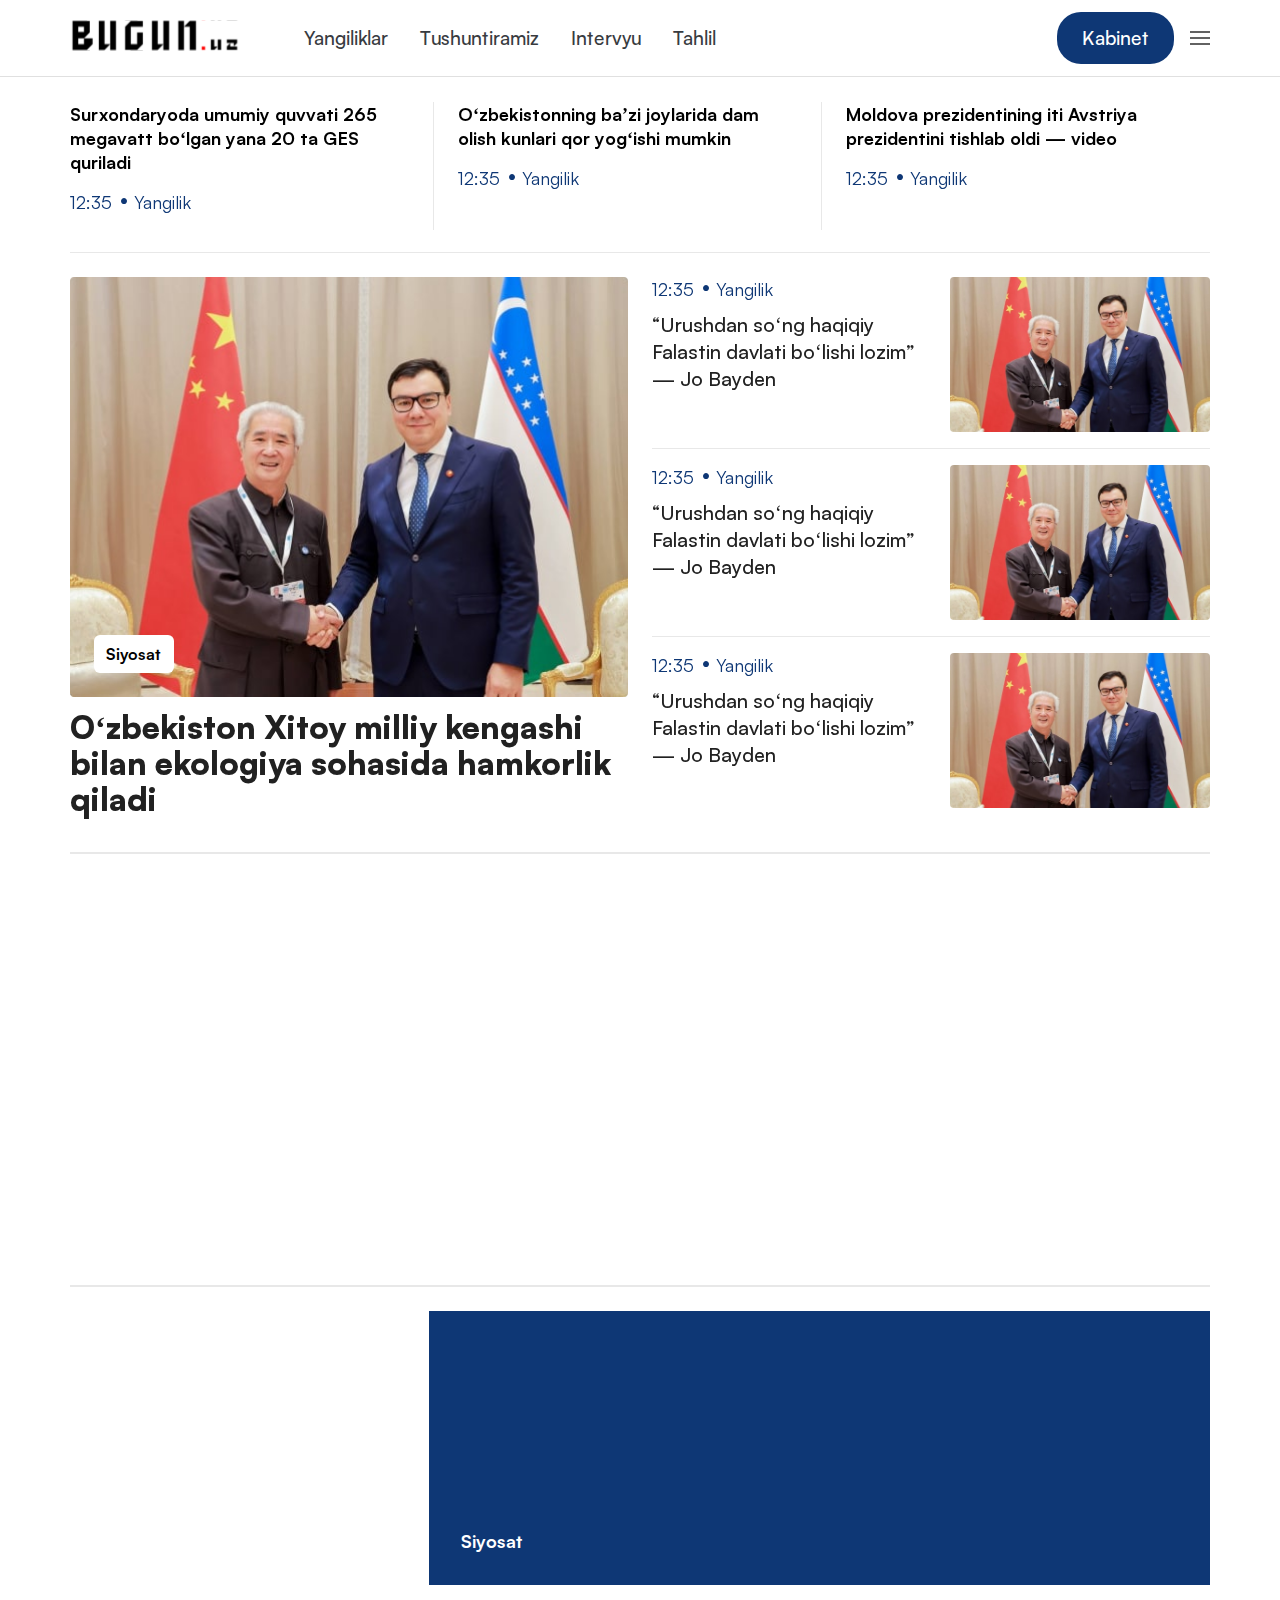
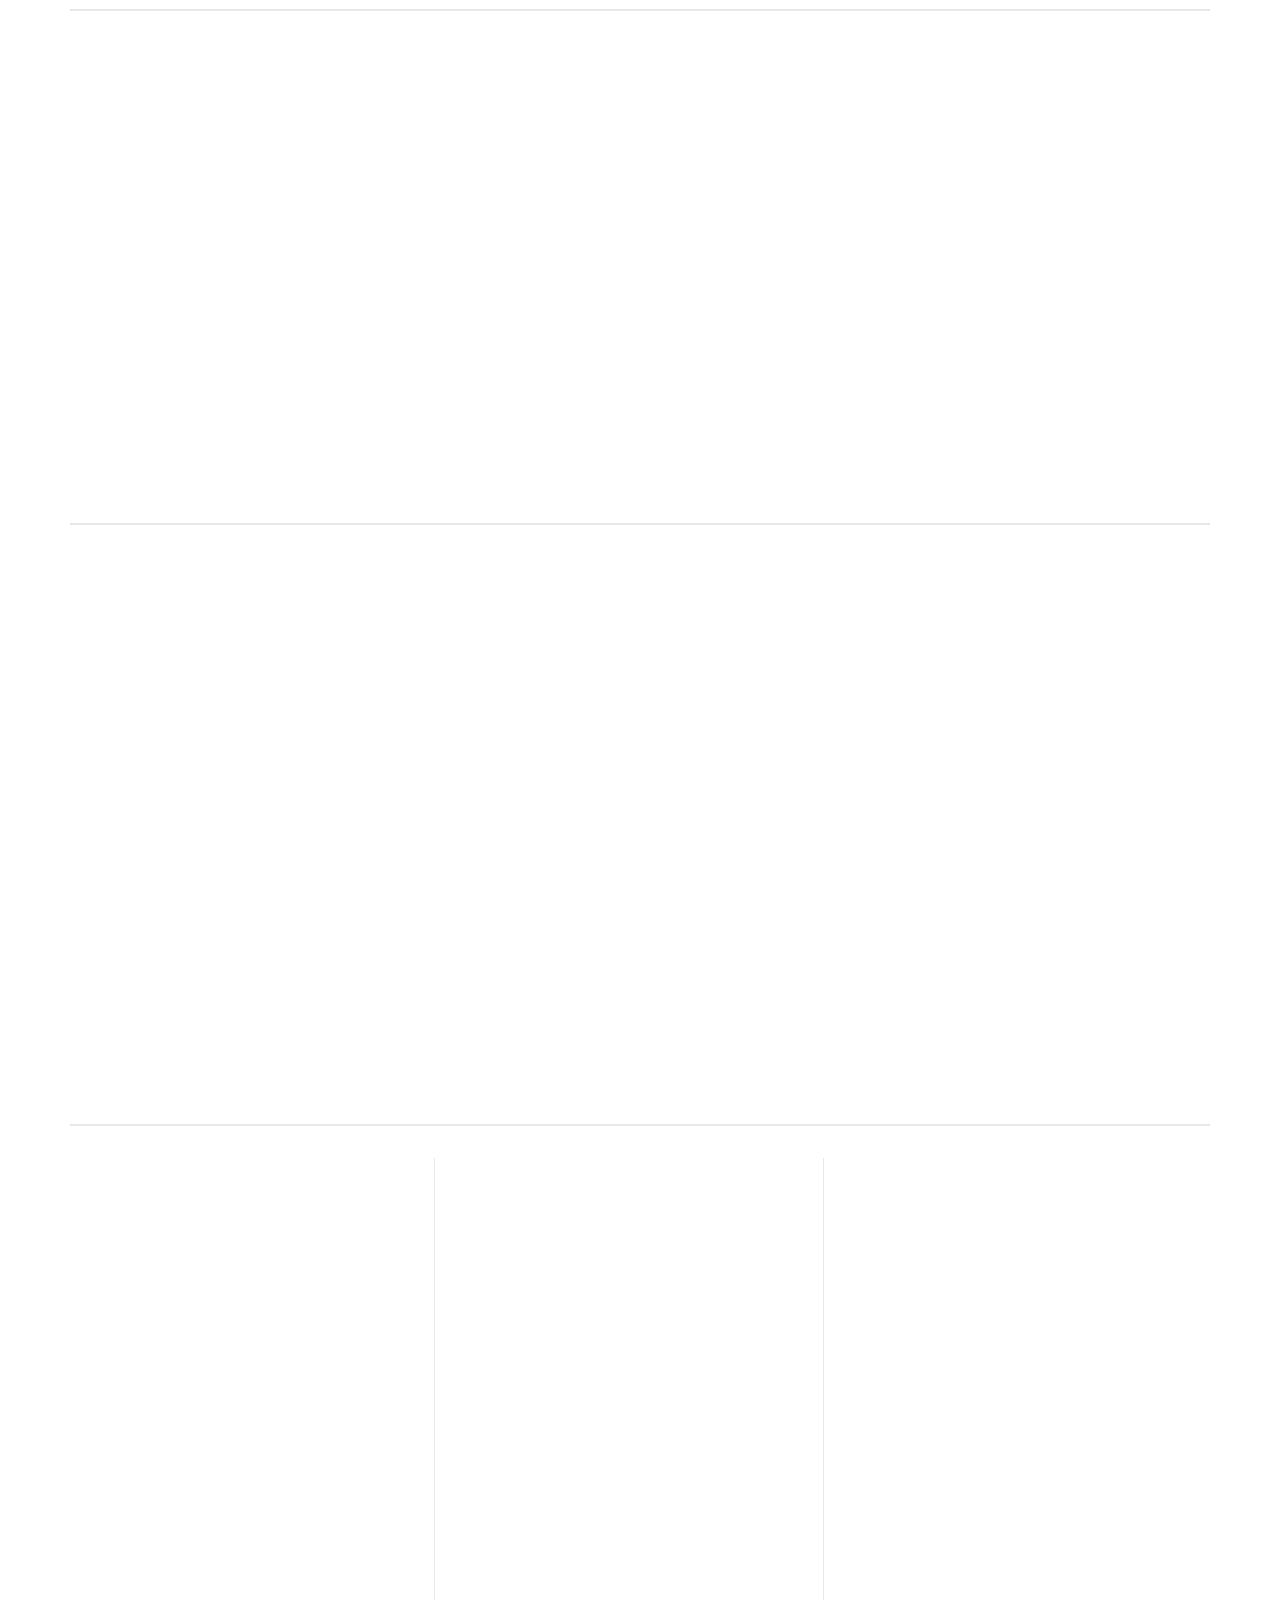
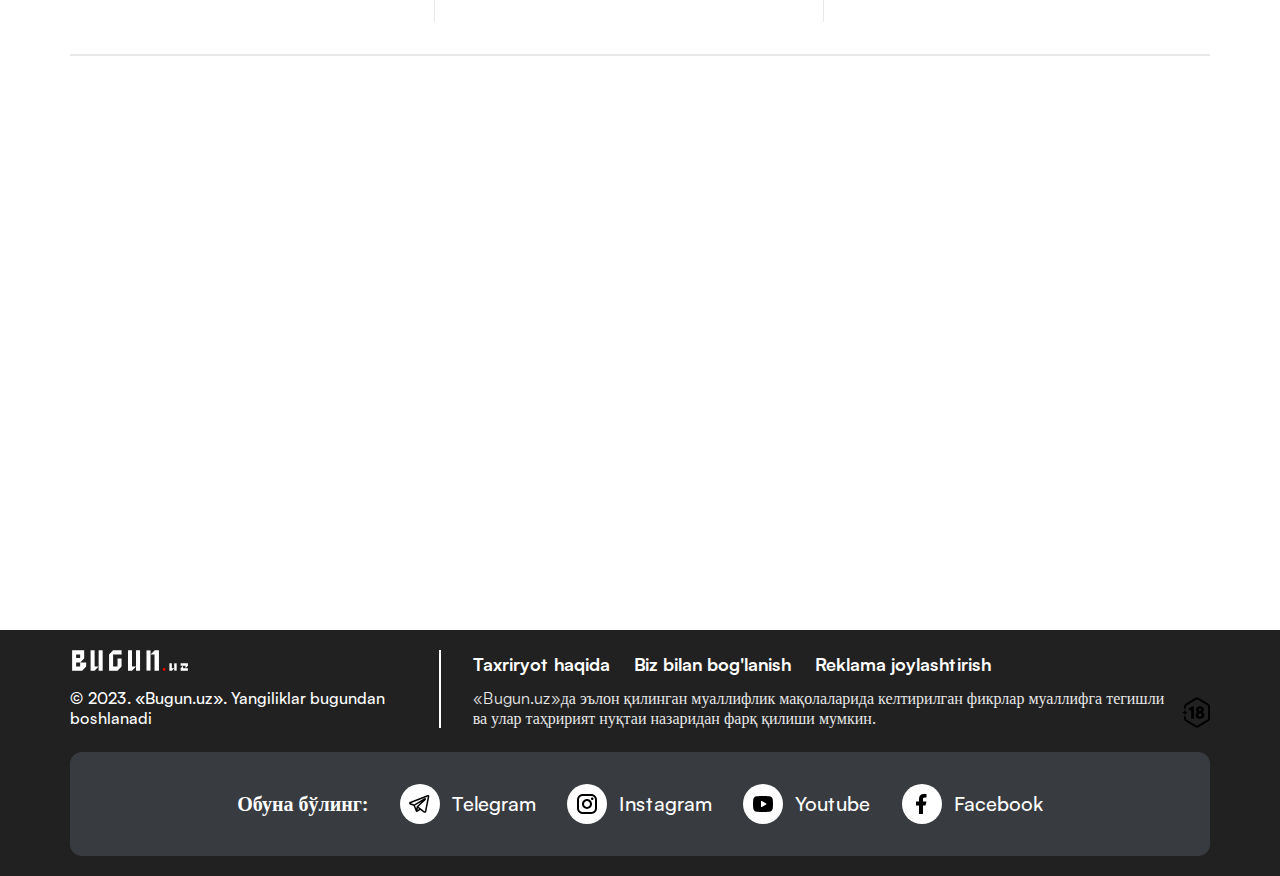
<file: index.html>
<!DOCTYPE html>
<html lang="en">
  <head>
    <meta charset="UTF-8" />
    <meta name="viewport" content="width=device-width, initial-scale=1.0" />
    <title>Bugun.uz || Asosiy</title>
    <link href="https://unpkg.com/aos@2.3.1/dist/aos.css" rel="stylesheet" />
    <link rel="stylesheet" href="./assets/style/style.css" />
  </head>
  <body>
    <!-- navbar -->
    <nav>
      <div class="container">
        <div class="nav__content">
          <div class="nav__left">
            <div class="nav__logo">
              <a href="./index.html">
                <img
                  src="./assets/images/logo.svg"
                  alt="logo"
                  title="logo"
                  loading="lazy"
                />
              </a>
            </div>
            <ul class="nav__menu">
              <li>
                <a href="#">Yangiliklar</a>
              </li>
              <li>
                <a href="#">Tushuntiramiz</a>
              </li>
              <li>
                <a href="#">Intervyu</a>
              </li>
              <li>
                <a href="#">Tahlil</a>
              </li>
            </ul>
          </div>
          <div class="nav__right">
            <button class="btn btn__blue">Kabinet</button>
            <button class="bars" data-offcanvas-btn="offcanvas">
              <span></span>
              <span></span>
              <span></span>
            </button>
          </div>
        </div>
      </div>
    </nav>
    <!-- navbar -->

    <!-- ads cards -->
    <section class="ads__content">
      <div class="container">
        <div class="ads__cards row">
          <div class="ads__card" data-aos="zoom-in" data-aos-delay="100">
            <a href="./single.html">
              <h3 class="ads__card--title">
                Surxondaryoda umumiy quvvati 265 megavatt boʻlgan yana 20 ta GES
                quriladi
              </h3>
            </a>
            <div class="ads__card__tags">
              <p class="ads__card--tag">12:35</p>
              <p class="ads__card--tag">Yangilik</p>
            </div>
          </div>
          <div class="ads__card" data-aos="zoom-in" data-aos-delay="200">
            <a href="./single.html">
              <h3 class="ads__card--title">
                Oʻzbekistonning baʼzi joylarida dam olish kunlari qor yogʻishi
                mumkin
              </h3>
            </a>
            <div class="ads__card__tags">
              <p class="ads__card--tag">12:35</p>
              <p class="ads__card--tag">Yangilik</p>
            </div>
          </div>
          <div class="ads__card" data-aos="zoom-in" data-aos-delay="300">
            <a href="./single.html">
              <h3 class="ads__card--title">
                Moldova prezidentining iti Avstriya prezidentini tishlab oldi —
                video
              </h3>
            </a>
            <div class="ads__card__tags">
              <p class="ads__card--tag">12:35</p>
              <p class="ads__card--tag">Yangilik</p>
            </div>
          </div>
        </div>
      </div>
    </section>
    <!-- ads cards -->

    <!-- main -->
    <section class="main">
      <div class="container">
        <div class="main__content">
          <a
            href="./single.html"
            class="main__banner"
            data-aos="fade-up"
            data-aos-delay="100"
          >
            <div class="main__image full__image">
              <img
                src="./assets/images/main.jpg"
                alt="main"
                title="main"
                loading="lazy"
              />

              <div class="main__tag">Siyosat</div>
            </div>
            <h1 class="main__title">
              Oʻzbekiston Xitoy milliy kengashi bilan ekologiya sohasida
              hamkorlik qiladi
            </h1>
          </a>
          <div class="main__cards">
            <a
              href="./single.html"
              class="main__card"
              data-aos="zoom-in"
              data-aos-delay="100"
            >
              <div class="main__card--text">
                <div class="ads__card__tags">
                  <p class="ads__card--tag">12:35</p>
                  <p class="ads__card--tag">Yangilik</p>
                </div>
                <h3 class="main__card--title">
                  “Urushdan soʻng haqiqiy Falastin davlati boʻlishi lozim” — Jo
                  Bayden
                </h3>
              </div>
              <div class="main__card--image full__image">
                <img
                  src="./assets/images/main.jpg"
                  alt="main"
                  title="main"
                  loading="lazy"
                />
              </div>
            </a>
            <a
              href="./single.html"
              class="main__card"
              data-aos="zoom-in"
              data-aos-delay="200"
            >
              <div class="main__card--text">
                <div class="ads__card__tags">
                  <p class="ads__card--tag">12:35</p>
                  <p class="ads__card--tag">Yangilik</p>
                </div>
                <h3 class="main__card--title">
                  “Urushdan soʻng haqiqiy Falastin davlati boʻlishi lozim” — Jo
                  Bayden
                </h3>
              </div>
              <div class="main__card--image full__image">
                <img
                  src="./assets/images/main.jpg"
                  alt="main"
                  title="main"
                  loading="lazy"
                />
              </div>
            </a>
            <a
              href="./single.html"
              class="main__card"
              data-aos="zoom-in"
              data-aos-delay="300"
            >
              <div class="main__card--text">
                <div class="ads__card__tags">
                  <p class="ads__card--tag">12:35</p>
                  <p class="ads__card--tag">Yangilik</p>
                </div>
                <h3 class="main__card--title">
                  “Urushdan soʻng haqiqiy Falastin davlati boʻlishi lozim” — Jo
                  Bayden
                </h3>
              </div>
              <div class="main__card--image full__image">
                <img
                  src="./assets/images/main.jpg"
                  alt="main"
                  title="main"
                  loading="lazy"
                />
              </div>
            </a>
          </div>
        </div>
      </div>
    </section>
    <!-- main -->

    <!-- square cards -->
    <section class="square__content">
      <div class="container">
        <div class="square__cards">
          <a
            href="./single.html"
            class="square__card"
            data-aos="zoom-in"
            data-aos-delay="100"
          >
            <div class="square__card--image full__image">
              <img
                src="./assets/images/main.jpg"
                alt="main"
                title="main"
                loading="lazy"
              />
            </div>
            <h3 class="square__card--title">
              Hakerlar bloger Diyorbek Halilovning bank kartalaridagi pulni
              oʻgʻirladi
            </h3>
            <div class="ads__card__tags">
              <p class="ads__card--tag">12:35</p>
              <p class="ads__card--tag">Yangilik</p>
            </div>
          </a>
          <a
            href="./single.html"
            class="square__card"
            data-aos="zoom-in"
            data-aos-delay="200"
          >
            <div class="square__card--image full__image">
              <img
                src="./assets/images/main.jpg"
                alt="main"
                title="main"
                loading="lazy"
              />
            </div>
            <h3 class="square__card--title">
              Hakerlar bloger Diyorbek Halilovning bank kartalaridagi pulni
              oʻgʻirladi
            </h3>
            <div class="ads__card__tags">
              <p class="ads__card--tag">12:35</p>
              <p class="ads__card--tag">Yangilik</p>
            </div>
          </a>
          <a
            href="./single.html"
            class="square__card"
            data-aos="zoom-in"
            data-aos-delay="300"
          >
            <div class="square__card--image full__image">
              <img
                src="./assets/images/main.jpg"
                alt="main"
                title="main"
                loading="lazy"
              />
            </div>
            <h3 class="square__card--title">
              Hakerlar bloger Diyorbek Halilovning bank kartalaridagi pulni
              oʻgʻirladi
            </h3>
            <div class="ads__card__tags">
              <p class="ads__card--tag">12:35</p>
              <p class="ads__card--tag">Yangilik</p>
            </div>
          </a>
        </div>
      </div>
    </section>
    <!-- square cards -->

    <!-- banner -->
    <section class="banner__content">
      <div class="container">
        <a
          href="./single.html"
          style="display: block; flex: 1"
          data-aos="zoom-in"
          data-aos-delay="100"
        >
          <div class="banner__cards">
            <div class="banner__cards--image">
              <img
                src="/assets/images/main.jpg"
                alt="main"
                title="main"
                loading="lazy"
              />
            </div>
            <div class="banner__cards--text">
              <h1 class="banner__cards--title">
                Erdoʻgʻon turkiy xalqlarni yagona alifbosini joriy etishni
                taklif qildi
              </h1>
              <a href="#" class="banner__cards--link">Siyosat</a>
            </div>
          </div>
        </a>
      </div>
    </section>
    <!-- banner -->

    <!-- main banners -->
    <section class="main__banners">
      <div class="container">
        <div class="main__content">
          <a
            href="./single.html"
            class="main__banner small"
            data-aos="zoom-in"
            data-aos-delay="100"
          >
            <div class="main__image full__image">
              <img
                src="./assets/images/main.jpg"
                alt="main"
                title="main"
                loading="lazy"
              />

              <!-- <div class="main__tag">Siyosat</div> -->
            </div>
            <h1 class="main__title">
              Oʻzbekiston Xitoy milliy kengashi bilan ekologiya sohasida
              hamkorlik qiladi
            </h1>
          </a>
          <a
            href="./single.html"
            class="main__banner small"
            data-aos="zoom-in"
            data-aos-delay="200"
          >
            <div class="main__image full__image">
              <img
                src="./assets/images/main.jpg"
                alt="main"
                title="main"
                loading="lazy"
              />
            </div>
            <h1 class="main__title">
              Oʻzbekiston Xitoy milliy kengashi bilan ekologiya sohasida
              hamkorlik qiladi
            </h1>
          </a>
        </div>
      </div>
    </section>
    <!-- main banners -->

    <!-- main -->
    <section class="main">
      <div class="container">
        <div class="main__content reverse">
          <a
            href="./single.html"
            class="main__banner"
            data-aos="zoom-in"
            data-aos-delay="100"
          >
            <div class="main__image full__image">
              <img
                src="./assets/images/main.jpg"
                alt="main"
                title="main"
                loading="lazy"
              />

              <div class="main__tag">Siyosat</div>
            </div>
            <h1 class="main__title">
              Oʻzbekiston Xitoy milliy kengashi bilan ekologiya sohasida
              hamkorlik qiladi
            </h1>
          </a>
          <div class="main__cards">
            <a
              href="./single.html"
              class="main__card reverse"
              data-aos="zoom-in"
              data-aos-delay="100"
            >
              <div class="main__card--text">
                <div class="ads__card__tags">
                  <p class="ads__card--tag">12:35</p>
                  <p class="ads__card--tag">Yangilik</p>
                </div>
                <h3 class="main__card--title">
                  “Urushdan soʻng haqiqiy Falastin davlati boʻlishi lozim” — Jo
                  Bayden
                </h3>
              </div>
              <div class="main__card--image full__image">
                <img
                  src="./assets/images/main.jpg"
                  alt="main"
                  title="main"
                  loading="lazy"
                />
              </div>
            </a>
            <a
              href="./single.html"
              class="main__card reverse"
              data-aos="zoom-in"
              data-aos-delay="200"
            >
              <div class="main__card--text">
                <div class="ads__card__tags">
                  <p class="ads__card--tag">12:35</p>
                  <p class="ads__card--tag">Yangilik</p>
                </div>
                <h3 class="main__card--title">
                  “Urushdan soʻng haqiqiy Falastin davlati boʻlishi lozim” — Jo
                  Bayden
                </h3>
              </div>
              <div class="main__card--image full__image">
                <img
                  src="./assets/images/main.jpg"
                  alt="main"
                  title="main"
                  loading="lazy"
                />
              </div>
            </a>
            <a
              href="./single.html"
              class="main__card reverse"
              data-aos="zoom-in"
              data-aos-delay="300"
            >
              <div class="main__card--text">
                <div class="ads__card__tags">
                  <p class="ads__card--tag">12:35</p>
                  <p class="ads__card--tag">Yangilik</p>
                </div>
                <h3 class="main__card--title">
                  “Urushdan soʻng haqiqiy Falastin davlati boʻlishi lozim” — Jo
                  Bayden
                </h3>
              </div>
              <div class="main__card--image full__image">
                <img
                  src="./assets/images/main.jpg"
                  alt="main"
                  title="main"
                  loading="lazy"
                />
              </div>
            </a>
          </div>
        </div>
      </div>
    </section>
    <!-- main -->

    <!-- author with card -->
    <section class="author__content">
      <div class="container">
        <div class="author__cards">
          <a
            href="#"
            class="author__card"
            data-aos="zoom-in"
            data-aos-delay="100"
          >
            <div class="author__card--image full__image">
              <img
                src="./assets/images/main.jpg"
                alt="main"
                title="main"
                loading="lazy"
              />
            </div>
            <div class="author__card--text">
              <h3 class="author__card--title">
                Qozogʻiston Gʻazodagi fuqarolarini evakuatsiya qiladi -
                <span>vaziyat jiddiylashmoqda</span>
              </h3>
              <div class="author__card--content">
                <div class="author__card--heading">
                  <h5 class="author__card--name">Eldar Asanov</h5>
                  <p class="author__card--job">Tilshunos olim</p>
                </div>
                <div class="author__card--user">
                  <img
                    src="./assets/images/main.jpg"
                    alt="user"
                    title="user"
                    loading="lazy"
                  />
                </div>
              </div>
            </div>
          </a>
          <div class="author__line"></div>
          <a
            href="#"
            class="author__card"
            data-aos="zoom-in"
            data-aos-delay="200"
          >
            <div class="author__card--image full__image">
              <img
                src="./assets/images/main.jpg"
                alt="main"
                title="main"
                loading="lazy"
              />
            </div>
            <div class="author__card--text">
              <h3 class="author__card--title">
                Qozogʻiston Gʻazodagi fuqarolarini evakuatsiya qiladi -
                <span>vaziyat jiddiylashmoqda</span>
              </h3>
              <div class="author__card--content">
                <div class="author__card--heading">
                  <h5 class="author__card--name">Eldar Asanov</h5>
                  <p class="author__card--job">Tilshunos olim</p>
                </div>
                <div class="author__card--user">
                  <img
                    src="./assets/images/main.jpg"
                    alt="user"
                    title="user"
                    loading="lazy"
                  />
                </div>
              </div>
            </div>
          </a>
          <div class="author__line"></div>
          <div
            href="#"
            class="author__card"
            data-aos="zoom-in"
            data-aos-delay="300"
          >
            <div class="author__card--image full__image">
              <img
                src="./assets/images/main.jpg"
                alt="main"
                title="main"
                loading="lazy"
              />
            </div>
            <div class="author__card--text">
              <h3 class="author__card--title">
                Qozogʻiston Gʻazodagi fuqarolarini evakuatsiya qiladi -
                <span>vaziyat jiddiylashmoqda</span>
              </h3>
              <div class="author__card--content">
                <div class="author__card--heading">
                  <h5 class="author__card--name">Eldar Asanov</h5>
                  <p class="author__card--job">Tilshunos olim</p>
                </div>
                <div class="author__card--user">
                  <img
                    src="./assets/images/main.jpg"
                    alt="user"
                    title="user"
                    loading="lazy"
                  />
                </div>
              </div>
            </div>
          </div>
        </div>
      </div>
    </section>
    <!-- author with card -->

    <!-- full banner -->
    <section class="full__banner__content" data-aos="zoom-in">
      <div class="container">
        <a href="./single.html">
          <div
            class="full__banner"
            style="
              background: linear-gradient(
                  180deg,
                  rgba(0, 0, 0, 0) 38.78%,
                  rgba(0, 0, 0, 0.48) 59.82%,
                  #000 100%
                ),
                url(./assets/images/main.jpg), no-repeat;
              background-size: cover;
              background-position: center;
            "
          >
            <h1 class="full__banner--title">
              Raqamli texnologiyalar vaziri “Kiberxavfsizlik sammiti – Markaziy
              Yevroosiyo, CSS 2023” konferensiyasida ishtirok etdi
            </h1>
          </div>
        </a>
      </div>
    </section>
    <!-- full banner -->

    <!-- footer -->
    <footer>
      <div class="container">
        <div class="footer__top">
          <div class="footer__top--left">
            <div class="footer__logo">
              <img
                src="./assets/images/logo-white.svg"
                alt="logo"
                title="logo"
                loading="lazy"
              />
            </div>
            <p class="footer__copy">
              © 2023. «Bugun.uz». Yangiliklar bugundan boshlanadi
            </p>
          </div>
          <div class="footer__top--right">
            <div class="footer__top--links">
              <div class="footer__top--menu">
                <a href="#">Taxriryot haqida</a>
                <a href="#">Biz bilan bog'lanish</a>
                <a href="#">Reklama joylashtirish</a>
              </div>
              <p class="footer__body">
                «Bugun.uz»да эълон қилинган муаллифлик мақолаларида келтирилган
                фикрлар муаллифга тегишли ва улар таҳририят нуқтаи назаридан
                фарқ қилиши мумкин.
              </p>
            </div>
            <div class="footer__top--icon">
              <img src="./assets/images/18.png" alt="18" title="18" />
            </div>
          </div>
          <div class="footer__top--mobile">
            <p class="footer__copy">
              © 2023. «Bugun.uz». Yangiliklar bugundan boshlanadi
            </p>
            <div class="">
              <img src="./assets/images/18.png" alt="18" title="18" />
            </div>
          </div>
        </div>
        <div class="footer__bottom">
          <h3 class="footer__bottom--title">Обуна бўлинг:</h3>
          <a href="#" class="socials__items">
            <div class="socials__icons">
              <svg
                xmlns="http://www.w3.org/2000/svg"
                width="21"
                height="18"
                viewBox="0 0 21 18"
                fill="none"
              >
                <path
                  fill-rule="evenodd"
                  clip-rule="evenodd"
                  d="M4.38109 10.769C4.42406 10.7833 4.46824 10.7937 4.51309 10.8C4.79601 11.4667 5.07734 12.134 5.35709 12.802C5.86009 14.004 6.36709 15.242 6.47809 15.598C6.61709 16.036 6.76309 16.334 6.92309 16.538C7.00609 16.642 7.10109 16.734 7.21309 16.804C7.27143 16.8405 7.33386 16.8701 7.39909 16.892C7.71909 17.012 8.01109 16.962 8.19409 16.901C8.30148 16.8644 8.40366 16.8139 8.49809 16.751L8.50309 16.749L11.3291 14.987L14.5941 17.489C14.6421 17.526 14.6941 17.557 14.7501 17.582C15.1421 17.752 15.5221 17.812 15.8801 17.764C16.2361 17.714 16.5191 17.565 16.7301 17.396C16.9724 17.2007 17.1655 16.9514 17.2941 16.668L17.3031 16.646L17.3061 16.638L17.3081 16.634V16.632L17.3091 16.631C17.3265 16.588 17.3399 16.5435 17.3491 16.498L20.3291 1.47301C20.3385 1.42492 20.3432 1.37602 20.3431 1.32701C20.3431 0.88701 20.1771 0.46801 19.7881 0.21501C19.4541 -0.00199036 19.0831 -0.0119905 18.8481 0.00600952C18.5961 0.0260095 18.3621 0.0880095 18.2051 0.138009C18.1172 0.165864 18.0305 0.197223 17.9451 0.23201L17.9341 0.237009L1.22009 6.79301L1.21809 6.79401C1.16154 6.81481 1.10583 6.83783 1.05109 6.86301C0.91855 6.9226 0.79141 6.99353 0.671088 7.07501C0.444088 7.23001 -0.0789121 7.65601 0.0100879 8.36001C0.0800879 8.92001 0.464088 9.26501 0.699088 9.43101C0.827088 9.52201 0.949088 9.58701 1.03909 9.63001C1.07909 9.65001 1.16509 9.68401 1.20209 9.70001L1.21209 9.70301L4.38109 10.769ZM18.5191 1.61701H18.5171C18.5085 1.62083 18.4998 1.6245 18.4911 1.62801L1.75709 8.19301C1.74848 8.19649 1.73981 8.19982 1.73109 8.20301L1.72109 8.20601C1.69052 8.21802 1.66049 8.23137 1.63109 8.24601C1.65892 8.26195 1.68763 8.27631 1.71709 8.28901L4.85909 9.34701C4.91524 9.36593 4.96894 9.39144 5.01909 9.42301L15.3961 3.34801L15.4061 3.34301C15.4464 3.31851 15.4878 3.29583 15.5301 3.27501C15.6021 3.23801 15.7171 3.18401 15.8471 3.14401C15.9371 3.11601 16.2041 3.03701 16.4921 3.13001C16.6448 3.17816 16.781 3.2683 16.885 3.39013C16.9889 3.51196 17.0566 3.66058 17.0801 3.81901C17.1173 3.95776 17.1184 4.10375 17.0831 4.24301C17.0131 4.51801 16.8211 4.73201 16.6461 4.89601C16.4961 5.03601 14.5501 6.91201 12.6311 8.76401L10.0181 11.284L9.55309 11.734L15.4251 16.236C15.5043 16.2693 15.5904 16.283 15.6761 16.276C15.7192 16.2702 15.7598 16.2521 15.7931 16.224C15.8336 16.1898 15.8684 16.1493 15.8961 16.104L15.8981 16.103L18.7881 1.53001C18.697 1.55191 18.6078 1.58066 18.5211 1.61601L18.5191 1.61701ZM10.0581 14.011L8.88609 13.113L8.60209 14.918L10.0581 14.011ZM7.81109 11.331L8.97609 10.206L11.5891 7.68401L12.5621 6.74601L6.04209 10.563L6.07709 10.645C6.48829 11.6164 6.89496 12.5898 7.29709 13.565L7.58009 11.765C7.6057 11.5981 7.68713 11.4457 7.81109 11.331Z"
                  fill="black"
                />
              </svg>
            </div>
            <p class="socials__text">Telegram</p>
          </a>
          <a href="#" class="socials__items">
            <div class="socials__icons">
              <svg
                xmlns="http://www.w3.org/2000/svg"
                width="20"
                height="20"
                viewBox="0 0 20 20"
                fill="none"
              >
                <path
                  d="M5.8 0H14.2C17.4 0 20 2.6 20 5.8V14.2C20 15.7383 19.3889 17.2135 18.3012 18.3012C17.2135 19.3889 15.7383 20 14.2 20H5.8C2.6 20 0 17.4 0 14.2V5.8C0 4.26174 0.61107 2.78649 1.69878 1.69878C2.78649 0.61107 4.26174 0 5.8 0ZM5.6 2C4.64522 2 3.72955 2.37928 3.05442 3.05442C2.37928 3.72955 2 4.64522 2 5.6V14.4C2 16.39 3.61 18 5.6 18H14.4C15.3548 18 16.2705 17.6207 16.9456 16.9456C17.6207 16.2705 18 15.3548 18 14.4V5.6C18 3.61 16.39 2 14.4 2H5.6ZM15.25 3.5C15.5815 3.5 15.8995 3.6317 16.1339 3.86612C16.3683 4.10054 16.5 4.41848 16.5 4.75C16.5 5.08152 16.3683 5.39946 16.1339 5.63388C15.8995 5.8683 15.5815 6 15.25 6C14.9185 6 14.6005 5.8683 14.3661 5.63388C14.1317 5.39946 14 5.08152 14 4.75C14 4.41848 14.1317 4.10054 14.3661 3.86612C14.6005 3.6317 14.9185 3.5 15.25 3.5ZM10 5C11.3261 5 12.5979 5.52678 13.5355 6.46447C14.4732 7.40215 15 8.67392 15 10C15 11.3261 14.4732 12.5979 13.5355 13.5355C12.5979 14.4732 11.3261 15 10 15C8.67392 15 7.40215 14.4732 6.46447 13.5355C5.52678 12.5979 5 11.3261 5 10C5 8.67392 5.52678 7.40215 6.46447 6.46447C7.40215 5.52678 8.67392 5 10 5ZM10 7C9.20435 7 8.44129 7.31607 7.87868 7.87868C7.31607 8.44129 7 9.20435 7 10C7 10.7956 7.31607 11.5587 7.87868 12.1213C8.44129 12.6839 9.20435 13 10 13C10.7956 13 11.5587 12.6839 12.1213 12.1213C12.6839 11.5587 13 10.7956 13 10C13 9.20435 12.6839 8.44129 12.1213 7.87868C11.5587 7.31607 10.7956 7 10 7Z"
                  fill="black"
                />
              </svg>
            </div>
            <p class="socials__text">Instagram</p>
          </a>
          <a href="#" class="socials__items">
            <div class="socials__icons">
              <svg
                xmlns="http://www.w3.org/2000/svg"
                width="24"
                height="24"
                viewBox="0 0 24 24"
                fill="none"
              >
                <path
                  fill-rule="evenodd"
                  clip-rule="evenodd"
                  d="M12 4C12.855 4 13.732 4.022 14.582 4.058L15.586 4.106L16.547 4.163L17.447 4.224L18.269 4.288C19.161 4.35628 20.0004 4.73695 20.6395 5.36304C21.2786 5.98913 21.6764 6.82054 21.763 7.711L21.803 8.136L21.878 9.046C21.948 9.989 22 11.017 22 12C22 12.983 21.948 14.011 21.878 14.954L21.803 15.864C21.79 16.01 21.777 16.151 21.763 16.289C21.6764 17.1796 21.2784 18.0112 20.6391 18.6373C19.9999 19.2634 19.1602 19.6439 18.268 19.712L17.448 19.775L16.548 19.837L15.586 19.894L14.582 19.942C13.7218 19.9794 12.861 19.9987 12 20C11.139 19.9987 10.2782 19.9794 9.418 19.942L8.414 19.894L7.453 19.837L6.553 19.775L5.731 19.712C4.83895 19.6437 3.99955 19.2631 3.36047 18.637C2.72139 18.0109 2.32357 17.1795 2.237 16.289L2.197 15.864L2.122 14.954C2.04554 13.9711 2.00484 12.9858 2 12C2 11.017 2.052 9.989 2.122 9.046L2.197 8.136C2.21 7.99 2.223 7.849 2.237 7.711C2.32354 6.8207 2.72122 5.98942 3.36009 5.36334C3.99897 4.73727 4.83813 4.3565 5.73 4.288L6.551 4.224L7.451 4.163L8.413 4.106L9.417 4.058C10.2775 4.02063 11.1387 4.0013 12 4ZM10 9.575V14.425C10 14.887 10.5 15.175 10.9 14.945L15.1 12.52C15.1914 12.4674 15.2673 12.3916 15.3201 12.3003C15.3729 12.209 15.4007 12.1055 15.4007 12C15.4007 11.8945 15.3729 11.791 15.3201 11.6997C15.2673 11.6084 15.1914 11.5326 15.1 11.48L10.9 9.056C10.8088 9.00332 10.7053 8.9756 10.5999 8.97562C10.4945 8.97563 10.3911 9.00339 10.2998 9.0561C10.2086 9.1088 10.1329 9.1846 10.0802 9.27587C10.0276 9.36713 9.99993 9.47065 10 9.576"
                  fill="black"
                />
              </svg>
            </div>
            <p class="socials__text">Youtube</p>
          </a>
          <a href="#" class="socials__items">
            <div class="socials__icons">
              <svg
                xmlns="http://www.w3.org/2000/svg"
                width="11"
                height="20"
                viewBox="0 0 11 20"
                fill="none"
              >
                <path
                  d="M7 11.5H9.5L10.5 7.5H7V5.5C7 4.47 7 3.5 9 3.5H10.5V0.14C10.174 0.0970001 8.943 0 7.643 0C4.928 0 3 1.657 3 4.7V7.5H0V11.5H3V20H7V11.5Z"
                  fill="black"
                />
              </svg>
            </div>
            <p class="socials__text">Facebook</p>
          </a>
        </div>
      </div>
    </footer>
    <!-- footer -->

    <!-- offcanvas -->
    <div class="offcanvas" id="offcanvas">
      <div class="offcanvas__box scroll__none">
        <div class="offcanvas__header">
          <button type="button" class="offcanvas__close" id="offcanvas__close">
            <svg
              xmlns="http://www.w3.org/2000/svg"
              width="20"
              height="20"
              viewBox="0 0 20 20"
              fill="none"
            >
              <path
                d="M20 2.01429L17.9857 0L10 7.98571L2.01429 0L0 2.01429L7.98571 10L0 17.9857L2.01429 20L10 12.0143L17.9857 20L20 17.9857L12.0143 10L20 2.01429Z"
                fill="black"
              />
            </svg>
          </button>
        </div>
        <div class="offcanvas__body">
          <ul class="menu">
            <li>
              <a href="#">Yangiliklar</a>
            </li>
            <li>
              <a href="#">Tushuntiramiz</a>
            </li>
            <li>
              <a href="#">Intervyu</a>
            </li>
            <li>
              <a href="#">Tahlil</a>
            </li>
          </ul>
        </div>
      </div>
    </div>
    <!-- offcanvas -->

    <script src="https://unpkg.com/aos@2.3.1/dist/aos.js"></script>
    <script src="./assets/js/main.js"></script>
  </body>
</html>
</file>
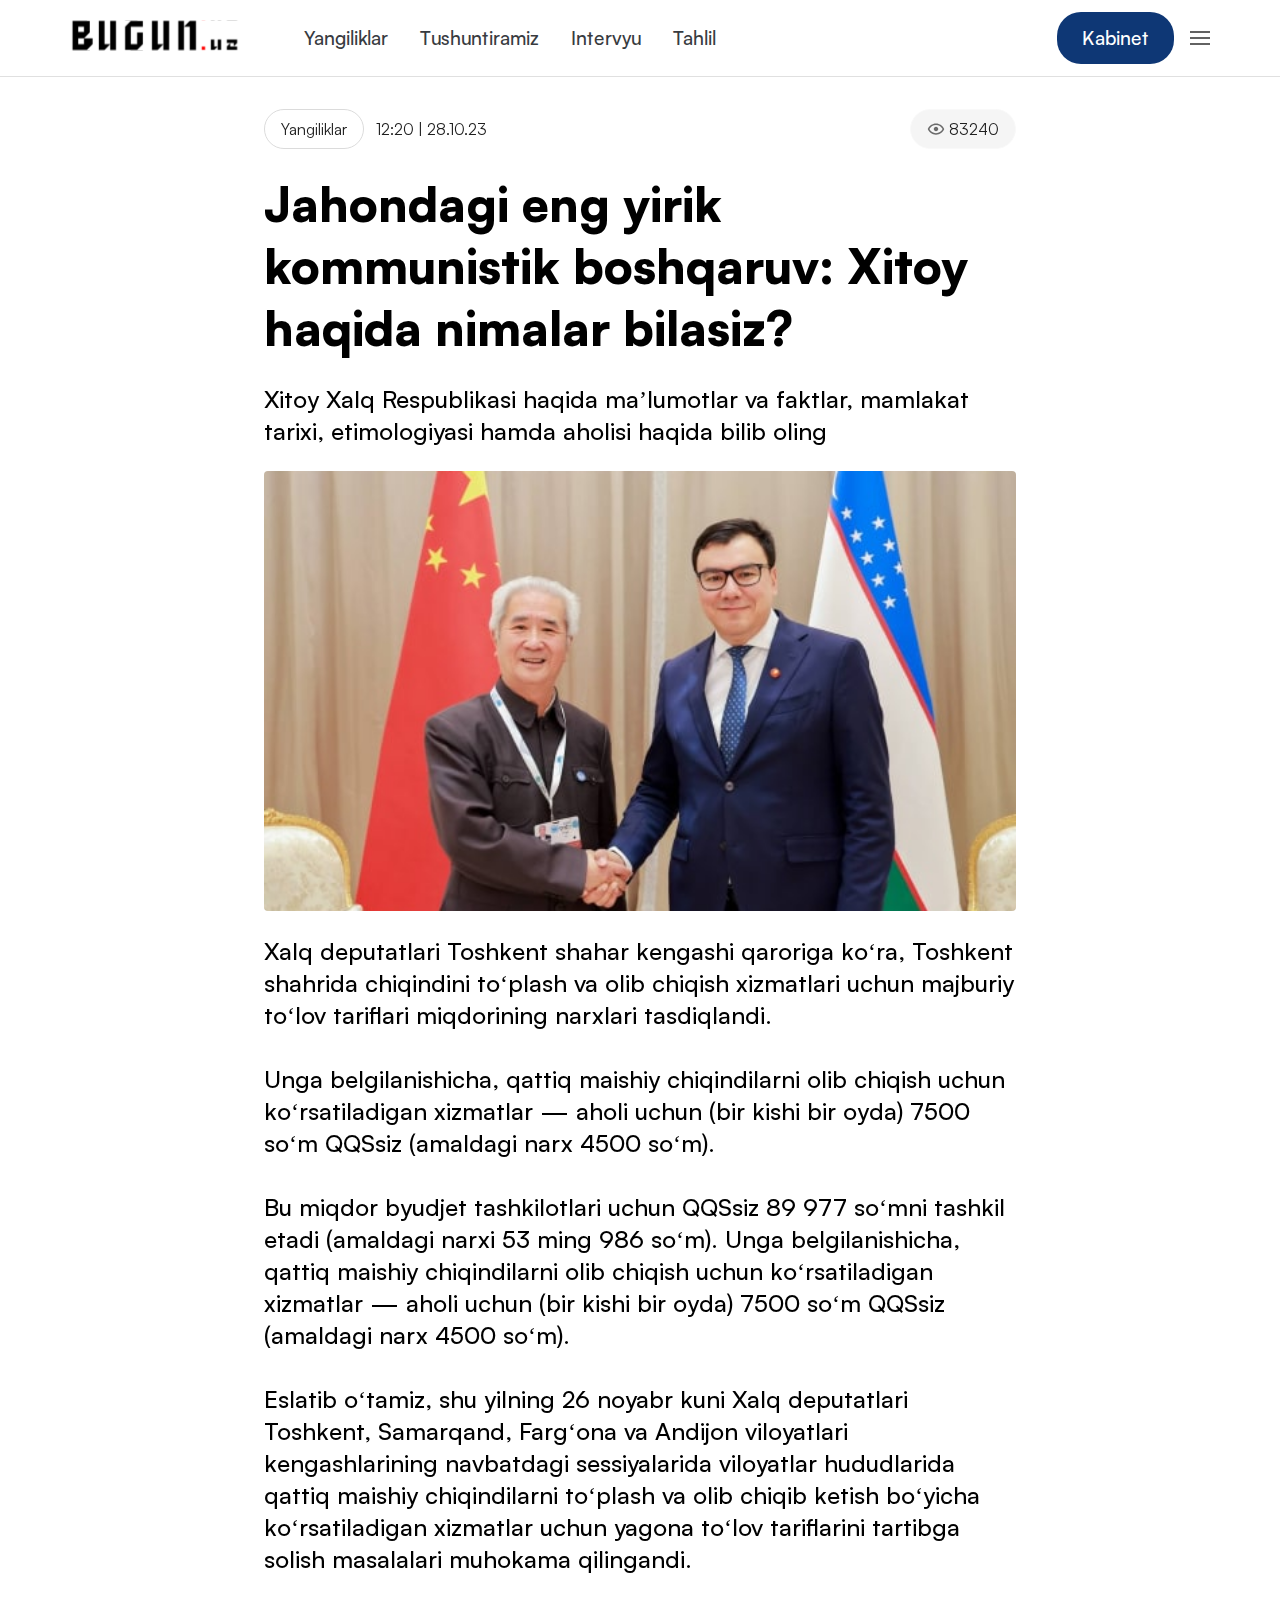
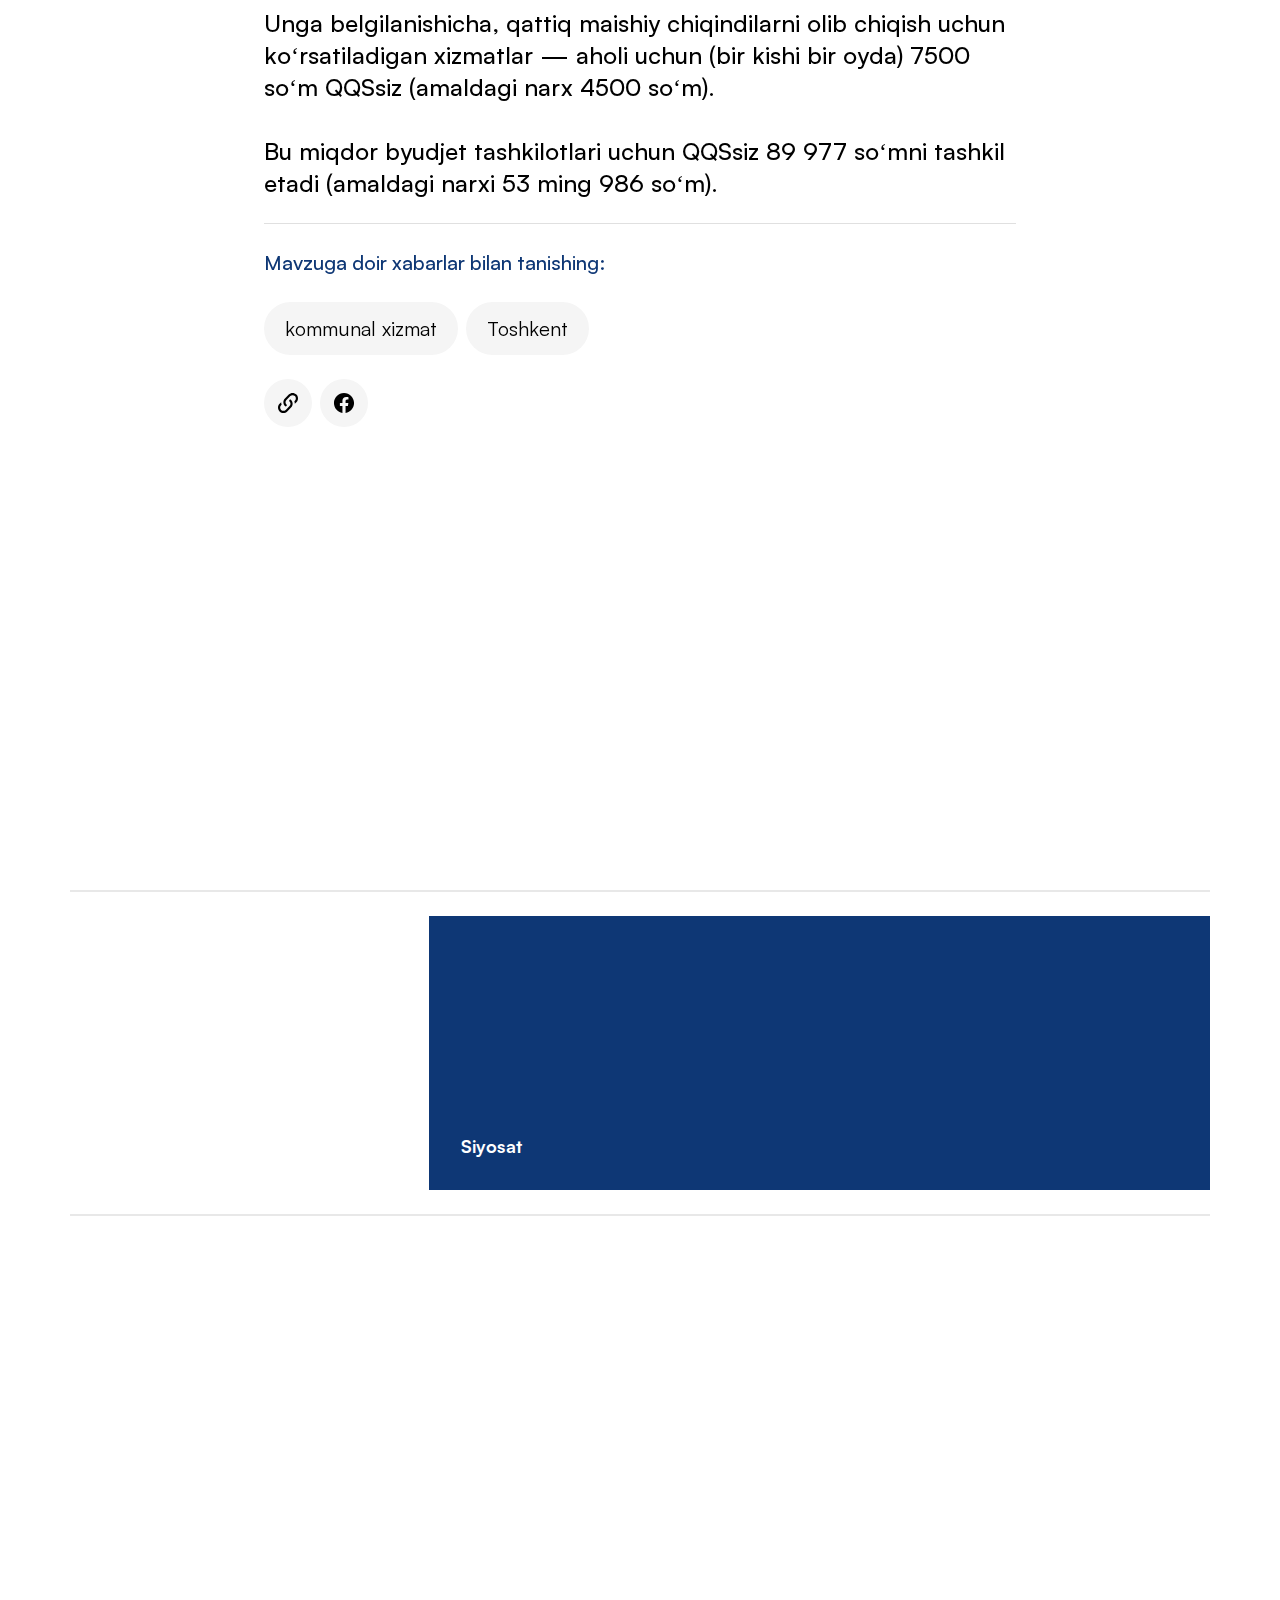
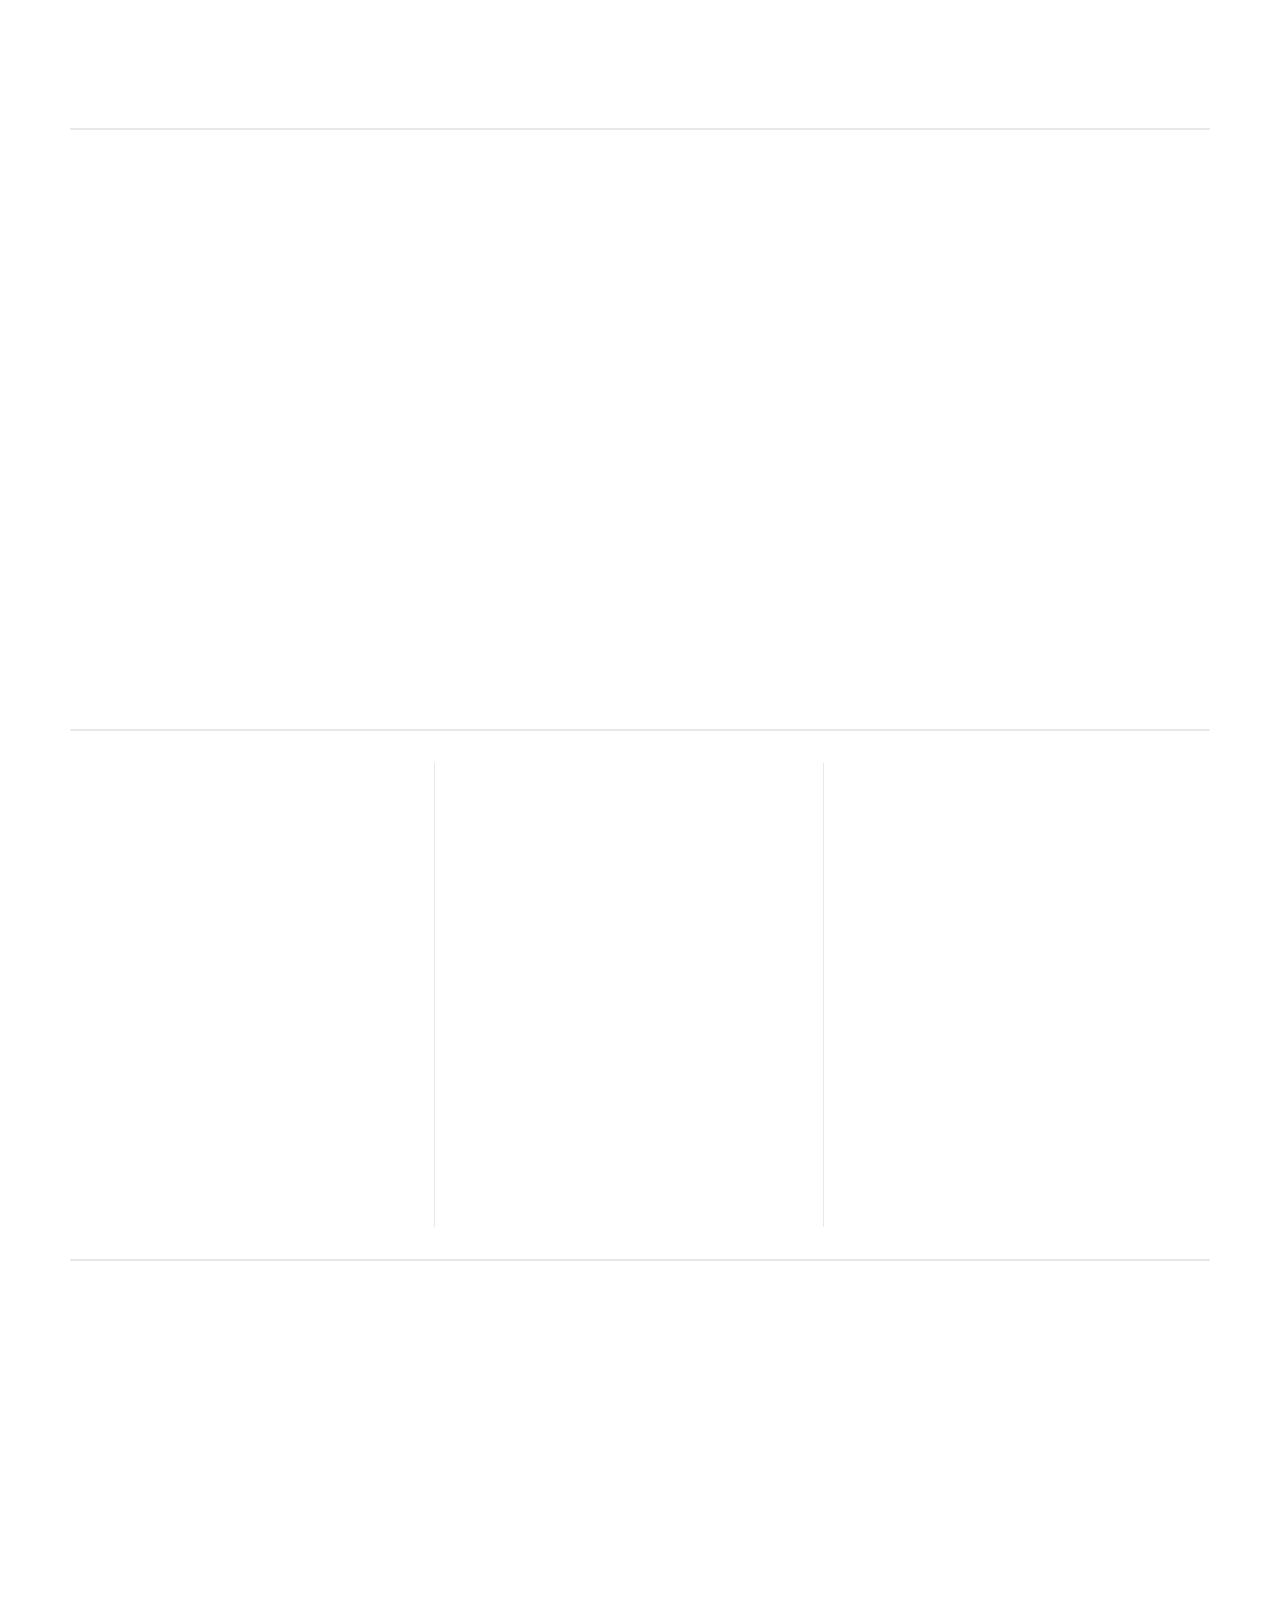
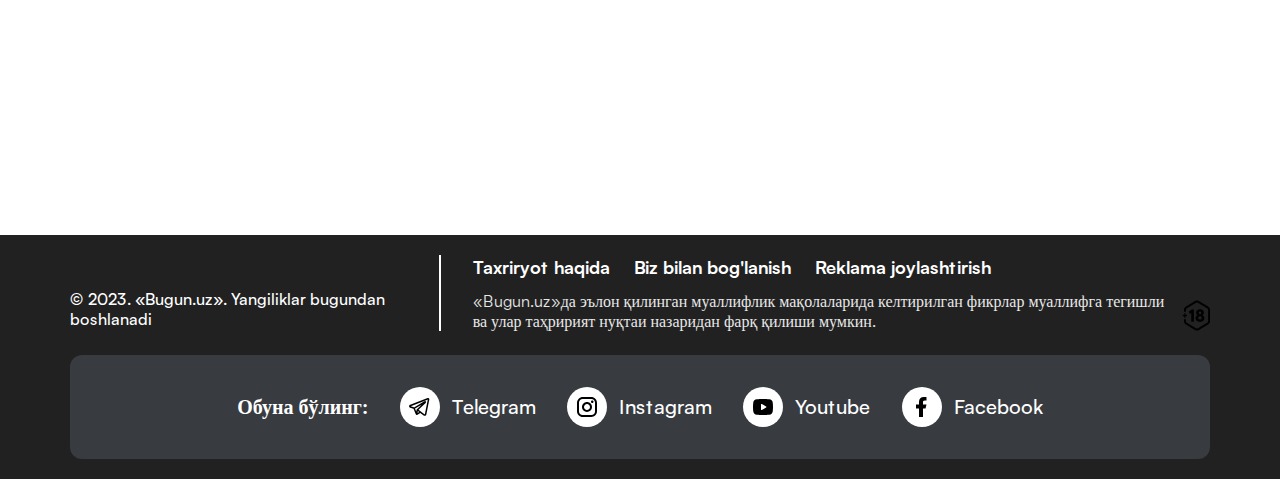
<file: single.html>
<!DOCTYPE html>
<html lang="en">
  <head>
    <meta charset="UTF-8" />
    <meta name="viewport" content="width=device-width, initial-scale=1.0" />
    <title>Bugun.uz || Qo'shimcha</title>
    <link href="https://unpkg.com/aos@2.3.1/dist/aos.css" rel="stylesheet" />
    <link rel="stylesheet" href="./assets/style/style.css" />
  </head>
  <body>
    <!-- navbar -->
    <nav>
      <div class="container">
        <div class="nav__content">
          <div class="nav__left">
            <div class="nav__logo">
              <a href="./index.html">
                <img
                  src="./assets/images/logo.svg"
                  alt="logo"
                  title="logo"
                  loading="lazy"
                />
              </a>
            </div>
            <ul class="nav__menu">
              <li>
                <a href="#">Yangiliklar</a>
              </li>
              <li>
                <a href="#">Tushuntiramiz</a>
              </li>
              <li>
                <a href="#">Intervyu</a>
              </li>
              <li>
                <a href="#">Tahlil</a>
              </li>
            </ul>
          </div>
          <div class="nav__right">
            <button class="btn btn__blue">Kabinet</button>
            <button class="bars" data-offcanvas-btn="offcanvas">
              <span></span>
              <span></span>
              <span></span>
            </button>
          </div>
        </div>
      </div>
    </nav>
    <!-- navbar -->

    <!-- single content -->
    <section class="single">
      <div class="container-fluid">
        <div class="single__content" data-aos="fade-up">
          <div class="single__header">
            <div class="single__header--left">
              <a href="#"> <div class="tag">Yangiliklar</div></a>
              <p class="date">12:20 | 28.10.23</p>
            </div>
            <div class="single__header--right">
              <div class="eye">
                <div class="eye__shape">
                  <svg
                    xmlns="http://www.w3.org/2000/svg"
                    width="18"
                    height="18"
                    viewBox="0 0 18 18"
                    fill="none"
                  >
                    <path
                      d="M9 6.75C9.59674 6.75 10.169 6.98705 10.591 7.40901C11.0129 7.83097 11.25 8.40326 11.25 9C11.25 9.59674 11.0129 10.169 10.591 10.591C10.169 11.0129 9.59674 11.25 9 11.25C8.40326 11.25 7.83097 11.0129 7.40901 10.591C6.98705 10.169 6.75 9.59674 6.75 9C6.75 8.40326 6.98705 7.83097 7.40901 7.40901C7.83097 6.98705 8.40326 6.75 9 6.75ZM9 3.375C12.75 3.375 15.9525 5.7075 17.25 9C15.9525 12.2925 12.75 14.625 9 14.625C5.25 14.625 2.0475 12.2925 0.75 9C2.0475 5.7075 5.25 3.375 9 3.375ZM2.385 9C3.6225 11.52 6.18 13.125 9 13.125C11.82 13.125 14.3775 11.52 15.615 9C14.3775 6.48 11.82 4.875 9 4.875C6.18 4.875 3.6225 6.48 2.385 9Z"
                      fill="#6A6A6A"
                    />
                  </svg>
                </div>
                <p class="eye__text">83240</p>
              </div>
            </div>
          </div>
          <h1 class="single__title">
            Jahondagi eng yirik kommunistik boshqaruv: Xitoy haqida nimalar
            bilasiz?
          </h1>
          <p class="single__body">
            Xitoy Xalq Respublikasi haqida maʼlumotlar va faktlar, mamlakat
            tarixi, etimologiyasi hamda aholisi haqida bilib oling
          </p>
          <div class="single__image full__image">
            <img
              src="./assets/images/main.jpg"
              alt="main"
              title="main"
              loading="lazy"
            />
          </div>
          <p class="single__body">
            Xalq deputatlari Toshkent shahar kengashi qaroriga koʻra, Toshkent
            shahrida chiqindini toʻplash va olib chiqish xizmatlari uchun
            majburiy toʻlov tariflari miqdorining narxlari tasdiqlandi. <br />
            <br />
            Unga belgilanishicha, qattiq maishiy chiqindilarni olib chiqish
            uchun koʻrsatiladigan xizmatlar — aholi uchun (bir kishi bir oyda)
            7500 soʻm QQSsiz (amaldagi narx 4500 soʻm). <br /><br />
            Bu miqdor byudjet tashkilotlari uchun QQSsiz 89 977 soʻmni tashkil
            etadi (amaldagi narxi 53 ming 986 soʻm). Unga belgilanishicha,
            qattiq maishiy chiqindilarni olib chiqish uchun koʻrsatiladigan
            xizmatlar — aholi uchun (bir kishi bir oyda) 7500 soʻm QQSsiz
            (amaldagi narx 4500 soʻm). <br /><br />
            Eslatib oʻtamiz, shu yilning 26 noyabr kuni Xalq deputatlari
            Toshkent, Samarqand, Fargʻona va Andijon viloyatlari kengashlarining
            navbatdagi sessiyalarida viloyatlar hududlarida qattiq maishiy
            chiqindilarni toʻplash va olib chiqib ketish boʻyicha
            koʻrsatiladigan xizmatlar uchun yagona toʻlov tariflarini tartibga
            solish masalalari muhokama qilingandi. <br /><br />
            Unga belgilanishicha, qattiq maishiy chiqindilarni olib chiqish
            uchun koʻrsatiladigan xizmatlar — aholi uchun (bir kishi bir oyda)
            7500 soʻm QQSsiz (amaldagi narx 4500 soʻm). <br /><br />
            Bu miqdor byudjet tashkilotlari uchun QQSsiz 89 977 soʻmni tashkil
            etadi (amaldagi narxi 53 ming 986 soʻm).
          </p>
          <div class="single__line"></div>
          <p class="single__blue">Mavzuga doir xabarlar bilan tanishing:</p>
          <div class="tags">
            <a href="#"> <div class="tag big">kommunal xizmat</div></a>
            <a href="#"> <div class="tag big">Toshkent</div></a>
          </div>
          <div class="socials">
            <a href="#" class="socials__item" id="copy">
              <svg
                xmlns="http://www.w3.org/2000/svg"
                width="20"
                height="20"
                viewBox="0 0 20 20"
                fill="none"
              >
                <path
                  d="M8.47444 11.5256C8.91804 11.9475 8.91804 12.64 8.47444 13.0619C8.05247 13.4839 7.36002 13.4839 6.93806 13.0619C4.82824 10.9521 4.82824 7.52232 6.93806 5.4125L10.7682 1.58236C12.878 -0.527455 16.3078 -0.527455 18.4176 1.58236C20.5275 3.69218 20.5275 7.12199 18.4176 9.23181L16.8055 10.8439C16.8163 9.95672 16.6757 9.06952 16.3727 8.22559L16.8813 7.70625C18.158 6.44036 18.158 4.38464 16.8813 3.11874C15.6154 1.84203 13.5596 1.84203 12.2938 3.11874L8.47444 6.93806C7.19773 8.20395 7.19773 10.2597 8.47444 11.5256ZM11.5256 6.93806C11.9475 6.51609 12.64 6.51609 13.0619 6.93806C15.1718 9.04788 15.1718 12.4777 13.0619 14.5875L9.23181 18.4176C7.12199 20.5275 3.69218 20.5275 1.58236 18.4176C-0.527455 16.3078 -0.527455 12.878 1.58236 10.7682L3.19448 9.15607C3.18366 10.0433 3.32432 10.9305 3.62727 11.7852L3.11874 12.2938C1.84203 13.5596 1.84203 15.6154 3.11874 16.8813C4.38464 18.158 6.44036 18.158 7.70625 16.8813L11.5256 13.0619C12.8023 11.7961 12.8023 9.74033 11.5256 8.47444C11.082 8.05247 11.082 7.36002 11.5256 6.93806Z"
                  fill="black"
                />
              </svg>
            </a>
            <a href="#" class="socials__item">
              <svg
                xmlns="http://www.w3.org/2000/svg"
                width="22"
                height="20"
                viewBox="0 0 22 20"
                fill="none"
              >
                <path
                  d="M10.9999 0C5.47779 0 0.959717 4.50803 0.959717 10.0602C0.959717 15.0803 4.63442 19.247 9.43361 20V12.9719H6.88341V10.0602H9.43361V7.84137C9.43361 5.32129 10.9296 3.93574 13.2288 3.93574C14.3232 3.93574 15.4678 4.12651 15.4678 4.12651V6.60643H14.2027C12.9577 6.60643 12.5661 7.37952 12.5661 8.17269V10.0602H15.3573L14.9055 12.9719H12.5661V20C14.9321 19.6264 17.0864 18.4192 18.6404 16.5964C20.1943 14.7737 21.0454 12.4555 21.04 10.0602C21.04 4.50803 16.522 0 10.9999 0Z"
                  fill="black"
                />
              </svg>
            </a>
          </div>
        </div>
      </div>
    </section>
    <!-- single content -->

    <!-- square cards -->
    <section class="square__content remove">
      <div class="container">
        <div class="square__cards">
          <a
            href="./single.html"
            class="square__card"
            data-aos="zoom-in"
            data-aos-delay="100"
          >
            <div class="square__card--image full__image">
              <img
                src="./assets/images/main.jpg"
                alt="main"
                title="main"
                loading="lazy"
              />
            </div>
            <h3 class="square__card--title">
              Hakerlar bloger Diyorbek Halilovning bank kartalaridagi pulni
              oʻgʻirladi
            </h3>
            <div class="ads__card__tags">
              <p class="ads__card--tag">12:35</p>
              <p class="ads__card--tag">Yangilik</p>
            </div>
          </a>
          <a
            href="./single.html"
            class="square__card"
            data-aos="zoom-in"
            data-aos-delay="200"
          >
            <div class="square__card--image full__image">
              <img
                src="./assets/images/main.jpg"
                alt="main"
                title="main"
                loading="lazy"
              />
            </div>
            <h3 class="square__card--title">
              Hakerlar bloger Diyorbek Halilovning bank kartalaridagi pulni
              oʻgʻirladi
            </h3>
            <div class="ads__card__tags">
              <p class="ads__card--tag">12:35</p>
              <p class="ads__card--tag">Yangilik</p>
            </div>
          </a>
          <a
            href="./single.html"
            class="square__card"
            data-aos="zoom-in"
            data-aos-delay="300"
          >
            <div class="square__card--image full__image">
              <img
                src="./assets/images/main.jpg"
                alt="main"
                title="main"
                loading="lazy"
              />
            </div>
            <h3 class="square__card--title">
              Hakerlar bloger Diyorbek Halilovning bank kartalaridagi pulni
              oʻgʻirladi
            </h3>
            <div class="ads__card__tags">
              <p class="ads__card--tag">12:35</p>
              <p class="ads__card--tag">Yangilik</p>
            </div>
          </a>
        </div>
      </div>
    </section>
    <!-- square cards -->

    <!-- banner -->
    <section class="banner__content">
      <div class="container">
        <a
          href="./single.html"
          style="display: block; flex: 1"
          data-aos="zoom-in"
          data-aos-delay="100"
        >
          <div class="banner__cards">
            <div class="banner__cards--image">
              <img
                src="/assets/images/main.jpg"
                alt="main"
                title="main"
                loading="lazy"
              />
            </div>
            <div class="banner__cards--text">
              <h1 class="banner__cards--title">
                Erdoʻgʻon turkiy xalqlarni yagona alifbosini joriy etishni
                taklif qildi
              </h1>
              <a href="#" class="banner__cards--link">Siyosat</a>
            </div>
          </div>
        </a>
      </div>
    </section>
    <!-- banner -->

    <!-- main banners -->
    <section class="main__banners">
      <div class="container">
        <div class="main__content">
          <a
            href="./single.html"
            class="main__banner small"
            data-aos="zoom-in"
            data-aos-delay="100"
          >
            <div class="main__image full__image">
              <img
                src="./assets/images/main.jpg"
                alt="main"
                title="main"
                loading="lazy"
              />

              <!-- <div class="main__tag">Siyosat</div> -->
            </div>
            <h1 class="main__title">
              Oʻzbekiston Xitoy milliy kengashi bilan ekologiya sohasida
              hamkorlik qiladi
            </h1>
          </a>
          <a
            href="./single.html"
            class="main__banner small"
            data-aos="zoom-in"
            data-aos-delay="200"
          >
            <div class="main__image full__image">
              <img
                src="./assets/images/main.jpg"
                alt="main"
                title="main"
                loading="lazy"
              />
            </div>
            <h1 class="main__title">
              Oʻzbekiston Xitoy milliy kengashi bilan ekologiya sohasida
              hamkorlik qiladi
            </h1>
          </a>
        </div>
      </div>
    </section>
    <!-- main banners -->

    <!-- main -->
    <section class="main">
      <div class="container">
        <div class="main__content reverse">
          <a
            href="./single.html"
            class="main__banner"
            data-aos="zoom-in"
            data-aos-delay="100"
          >
            <div class="main__image full__image">
              <img
                src="./assets/images/main.jpg"
                alt="main"
                title="main"
                loading="lazy"
              />

              <div class="main__tag">Siyosat</div>
            </div>
            <h1 class="main__title">
              Oʻzbekiston Xitoy milliy kengashi bilan ekologiya sohasida
              hamkorlik qiladi
            </h1>
          </a>
          <div class="main__cards">
            <a
              href="./single.html"
              class="main__card reverse"
              data-aos="zoom-in"
              data-aos-delay="100"
            >
              <div class="main__card--text">
                <div class="ads__card__tags">
                  <p class="ads__card--tag">12:35</p>
                  <p class="ads__card--tag">Yangilik</p>
                </div>
                <h3 class="main__card--title">
                  “Urushdan soʻng haqiqiy Falastin davlati boʻlishi lozim” — Jo
                  Bayden
                </h3>
              </div>
              <div class="main__card--image full__image">
                <img
                  src="./assets/images/main.jpg"
                  alt="main"
                  title="main"
                  loading="lazy"
                />
              </div>
            </a>
            <a
              href="./single.html"
              class="main__card reverse"
              data-aos="zoom-in"
              data-aos-delay="200"
            >
              <div class="main__card--text">
                <div class="ads__card__tags">
                  <p class="ads__card--tag">12:35</p>
                  <p class="ads__card--tag">Yangilik</p>
                </div>
                <h3 class="main__card--title">
                  “Urushdan soʻng haqiqiy Falastin davlati boʻlishi lozim” — Jo
                  Bayden
                </h3>
              </div>
              <div class="main__card--image full__image">
                <img
                  src="./assets/images/main.jpg"
                  alt="main"
                  title="main"
                  loading="lazy"
                />
              </div>
            </a>
            <a
              href="./single.html"
              class="main__card reverse"
              data-aos="zoom-in"
              data-aos-delay="300"
            >
              <div class="main__card--text">
                <div class="ads__card__tags">
                  <p class="ads__card--tag">12:35</p>
                  <p class="ads__card--tag">Yangilik</p>
                </div>
                <h3 class="main__card--title">
                  “Urushdan soʻng haqiqiy Falastin davlati boʻlishi lozim” — Jo
                  Bayden
                </h3>
              </div>
              <div class="main__card--image full__image">
                <img
                  src="./assets/images/main.jpg"
                  alt="main"
                  title="main"
                  loading="lazy"
                />
              </div>
            </a>
          </div>
        </div>
      </div>
    </section>
    <!-- main -->

    <!-- author with card -->
    <section class="author__content">
      <div class="container">
        <div class="author__cards">
          <a
            href="#"
            class="author__card"
            data-aos="zoom-in"
            data-aos-delay="100"
          >
            <div class="author__card--image full__image">
              <img
                src="./assets/images/main.jpg"
                alt="main"
                title="main"
                loading="lazy"
              />
            </div>
            <div class="author__card--text">
              <h3 class="author__card--title">
                Qozogʻiston Gʻazodagi fuqarolarini evakuatsiya qiladi -
                <span>vaziyat jiddiylashmoqda</span>
              </h3>
              <div class="author__card--content">
                <div class="author__card--heading">
                  <h5 class="author__card--name">Eldar Asanov</h5>
                  <p class="author__card--job">Tilshunos olim</p>
                </div>
                <div class="author__card--user">
                  <img
                    src="./assets/images/main.jpg"
                    alt="user"
                    title="user"
                    loading="lazy"
                  />
                </div>
              </div>
            </div>
          </a>
          <div class="author__line"></div>
          <a
            href="#"
            class="author__card"
            data-aos="zoom-in"
            data-aos-delay="200"
          >
            <div class="author__card--image full__image">
              <img
                src="./assets/images/main.jpg"
                alt="main"
                title="main"
                loading="lazy"
              />
            </div>
            <div class="author__card--text">
              <h3 class="author__card--title">
                Qozogʻiston Gʻazodagi fuqarolarini evakuatsiya qiladi -
                <span>vaziyat jiddiylashmoqda</span>
              </h3>
              <div class="author__card--content">
                <div class="author__card--heading">
                  <h5 class="author__card--name">Eldar Asanov</h5>
                  <p class="author__card--job">Tilshunos olim</p>
                </div>
                <div class="author__card--user">
                  <img
                    src="./assets/images/main.jpg"
                    alt="user"
                    title="user"
                    loading="lazy"
                  />
                </div>
              </div>
            </div>
          </a>
          <div class="author__line"></div>
          <div
            href="#"
            class="author__card"
            data-aos="zoom-in"
            data-aos-delay="300"
          >
            <div class="author__card--image full__image">
              <img
                src="./assets/images/main.jpg"
                alt="main"
                title="main"
                loading="lazy"
              />
            </div>
            <div class="author__card--text">
              <h3 class="author__card--title">
                Qozogʻiston Gʻazodagi fuqarolarini evakuatsiya qiladi -
                <span>vaziyat jiddiylashmoqda</span>
              </h3>
              <div class="author__card--content">
                <div class="author__card--heading">
                  <h5 class="author__card--name">Eldar Asanov</h5>
                  <p class="author__card--job">Tilshunos olim</p>
                </div>
                <div class="author__card--user">
                  <img
                    src="./assets/images/main.jpg"
                    alt="user"
                    title="user"
                    loading="lazy"
                  />
                </div>
              </div>
            </div>
          </div>
        </div>
      </div>
    </section>
    <!-- author with card -->

    <!-- full banner -->
    <section class="full__banner__content" data-aos="zoom-in">
      <div class="container">
        <a href="./single.html">
          <div
            class="full__banner"
            style="
              background: linear-gradient(
                  180deg,
                  rgba(0, 0, 0, 0) 38.78%,
                  rgba(0, 0, 0, 0.48) 59.82%,
                  #000 100%
                ),
                url(./assets/images/main.jpg), no-repeat;
              background-size: cover;
              background-position: center;
            "
          >
            <h1 class="full__banner--title">
              Raqamli texnologiyalar vaziri “Kiberxavfsizlik sammiti – Markaziy
              Yevroosiyo, CSS 2023” konferensiyasida ishtirok etdi
            </h1>
          </div>
        </a>
      </div>
    </section>
    <!-- full banner -->

    <!-- footer -->
    <footer>
      <div class="container">
        <div class="footer__top">
          <div class="footer__top--left">
            <div class="footer__logo">
              <img
                src="./assets/images/logo-white.svg"
                alt="logo"
                title="logo"
                loading="lazy"
              />
            </div>
            <p class="footer__copy">
              © 2023. «Bugun.uz». Yangiliklar bugundan boshlanadi
            </p>
          </div>
          <div class="footer__top--right">
            <div class="footer__top--links">
              <div class="footer__top--menu">
                <a href="#">Taxriryot haqida</a>
                <a href="#">Biz bilan bog'lanish</a>
                <a href="#">Reklama joylashtirish</a>
              </div>
              <p class="footer__body">
                «Bugun.uz»да эълон қилинган муаллифлик мақолаларида келтирилган
                фикрлар муаллифга тегишли ва улар таҳририят нуқтаи назаридан
                фарқ қилиши мумкин.
              </p>
            </div>
            <div class="footer__top--icon">
              <img src="./assets/images/18.png" alt="18" title="18" />
            </div>
          </div>
          <div class="footer__top--mobile">
            <p class="footer__copy">
              © 2023. «Bugun.uz». Yangiliklar bugundan boshlanadi
            </p>
            <div class="">
              <img src="./assets/images/18.png" alt="18" title="18" />
            </div>
          </div>
        </div>
        <div class="footer__bottom">
          <h3 class="footer__bottom--title">Обуна бўлинг:</h3>
          <a href="#" class="socials__items">
            <div class="socials__icons">
              <svg
                xmlns="http://www.w3.org/2000/svg"
                width="21"
                height="18"
                viewBox="0 0 21 18"
                fill="none"
              >
                <path
                  fill-rule="evenodd"
                  clip-rule="evenodd"
                  d="M4.38109 10.769C4.42406 10.7833 4.46824 10.7937 4.51309 10.8C4.79601 11.4667 5.07734 12.134 5.35709 12.802C5.86009 14.004 6.36709 15.242 6.47809 15.598C6.61709 16.036 6.76309 16.334 6.92309 16.538C7.00609 16.642 7.10109 16.734 7.21309 16.804C7.27143 16.8405 7.33386 16.8701 7.39909 16.892C7.71909 17.012 8.01109 16.962 8.19409 16.901C8.30148 16.8644 8.40366 16.8139 8.49809 16.751L8.50309 16.749L11.3291 14.987L14.5941 17.489C14.6421 17.526 14.6941 17.557 14.7501 17.582C15.1421 17.752 15.5221 17.812 15.8801 17.764C16.2361 17.714 16.5191 17.565 16.7301 17.396C16.9724 17.2007 17.1655 16.9514 17.2941 16.668L17.3031 16.646L17.3061 16.638L17.3081 16.634V16.632L17.3091 16.631C17.3265 16.588 17.3399 16.5435 17.3491 16.498L20.3291 1.47301C20.3385 1.42492 20.3432 1.37602 20.3431 1.32701C20.3431 0.88701 20.1771 0.46801 19.7881 0.21501C19.4541 -0.00199036 19.0831 -0.0119905 18.8481 0.00600952C18.5961 0.0260095 18.3621 0.0880095 18.2051 0.138009C18.1172 0.165864 18.0305 0.197223 17.9451 0.23201L17.9341 0.237009L1.22009 6.79301L1.21809 6.79401C1.16154 6.81481 1.10583 6.83783 1.05109 6.86301C0.91855 6.9226 0.79141 6.99353 0.671088 7.07501C0.444088 7.23001 -0.0789121 7.65601 0.0100879 8.36001C0.0800879 8.92001 0.464088 9.26501 0.699088 9.43101C0.827088 9.52201 0.949088 9.58701 1.03909 9.63001C1.07909 9.65001 1.16509 9.68401 1.20209 9.70001L1.21209 9.70301L4.38109 10.769ZM18.5191 1.61701H18.5171C18.5085 1.62083 18.4998 1.6245 18.4911 1.62801L1.75709 8.19301C1.74848 8.19649 1.73981 8.19982 1.73109 8.20301L1.72109 8.20601C1.69052 8.21802 1.66049 8.23137 1.63109 8.24601C1.65892 8.26195 1.68763 8.27631 1.71709 8.28901L4.85909 9.34701C4.91524 9.36593 4.96894 9.39144 5.01909 9.42301L15.3961 3.34801L15.4061 3.34301C15.4464 3.31851 15.4878 3.29583 15.5301 3.27501C15.6021 3.23801 15.7171 3.18401 15.8471 3.14401C15.9371 3.11601 16.2041 3.03701 16.4921 3.13001C16.6448 3.17816 16.781 3.2683 16.885 3.39013C16.9889 3.51196 17.0566 3.66058 17.0801 3.81901C17.1173 3.95776 17.1184 4.10375 17.0831 4.24301C17.0131 4.51801 16.8211 4.73201 16.6461 4.89601C16.4961 5.03601 14.5501 6.91201 12.6311 8.76401L10.0181 11.284L9.55309 11.734L15.4251 16.236C15.5043 16.2693 15.5904 16.283 15.6761 16.276C15.7192 16.2702 15.7598 16.2521 15.7931 16.224C15.8336 16.1898 15.8684 16.1493 15.8961 16.104L15.8981 16.103L18.7881 1.53001C18.697 1.55191 18.6078 1.58066 18.5211 1.61601L18.5191 1.61701ZM10.0581 14.011L8.88609 13.113L8.60209 14.918L10.0581 14.011ZM7.81109 11.331L8.97609 10.206L11.5891 7.68401L12.5621 6.74601L6.04209 10.563L6.07709 10.645C6.48829 11.6164 6.89496 12.5898 7.29709 13.565L7.58009 11.765C7.6057 11.5981 7.68713 11.4457 7.81109 11.331Z"
                  fill="black"
                />
              </svg>
            </div>
            <p class="socials__text">Telegram</p>
          </a>
          <a href="#" class="socials__items">
            <div class="socials__icons">
              <svg
                xmlns="http://www.w3.org/2000/svg"
                width="20"
                height="20"
                viewBox="0 0 20 20"
                fill="none"
              >
                <path
                  d="M5.8 0H14.2C17.4 0 20 2.6 20 5.8V14.2C20 15.7383 19.3889 17.2135 18.3012 18.3012C17.2135 19.3889 15.7383 20 14.2 20H5.8C2.6 20 0 17.4 0 14.2V5.8C0 4.26174 0.61107 2.78649 1.69878 1.69878C2.78649 0.61107 4.26174 0 5.8 0ZM5.6 2C4.64522 2 3.72955 2.37928 3.05442 3.05442C2.37928 3.72955 2 4.64522 2 5.6V14.4C2 16.39 3.61 18 5.6 18H14.4C15.3548 18 16.2705 17.6207 16.9456 16.9456C17.6207 16.2705 18 15.3548 18 14.4V5.6C18 3.61 16.39 2 14.4 2H5.6ZM15.25 3.5C15.5815 3.5 15.8995 3.6317 16.1339 3.86612C16.3683 4.10054 16.5 4.41848 16.5 4.75C16.5 5.08152 16.3683 5.39946 16.1339 5.63388C15.8995 5.8683 15.5815 6 15.25 6C14.9185 6 14.6005 5.8683 14.3661 5.63388C14.1317 5.39946 14 5.08152 14 4.75C14 4.41848 14.1317 4.10054 14.3661 3.86612C14.6005 3.6317 14.9185 3.5 15.25 3.5ZM10 5C11.3261 5 12.5979 5.52678 13.5355 6.46447C14.4732 7.40215 15 8.67392 15 10C15 11.3261 14.4732 12.5979 13.5355 13.5355C12.5979 14.4732 11.3261 15 10 15C8.67392 15 7.40215 14.4732 6.46447 13.5355C5.52678 12.5979 5 11.3261 5 10C5 8.67392 5.52678 7.40215 6.46447 6.46447C7.40215 5.52678 8.67392 5 10 5ZM10 7C9.20435 7 8.44129 7.31607 7.87868 7.87868C7.31607 8.44129 7 9.20435 7 10C7 10.7956 7.31607 11.5587 7.87868 12.1213C8.44129 12.6839 9.20435 13 10 13C10.7956 13 11.5587 12.6839 12.1213 12.1213C12.6839 11.5587 13 10.7956 13 10C13 9.20435 12.6839 8.44129 12.1213 7.87868C11.5587 7.31607 10.7956 7 10 7Z"
                  fill="black"
                />
              </svg>
            </div>
            <p class="socials__text">Instagram</p>
          </a>
          <a href="#" class="socials__items">
            <div class="socials__icons">
              <svg
                xmlns="http://www.w3.org/2000/svg"
                width="24"
                height="24"
                viewBox="0 0 24 24"
                fill="none"
              >
                <path
                  fill-rule="evenodd"
                  clip-rule="evenodd"
                  d="M12 4C12.855 4 13.732 4.022 14.582 4.058L15.586 4.106L16.547 4.163L17.447 4.224L18.269 4.288C19.161 4.35628 20.0004 4.73695 20.6395 5.36304C21.2786 5.98913 21.6764 6.82054 21.763 7.711L21.803 8.136L21.878 9.046C21.948 9.989 22 11.017 22 12C22 12.983 21.948 14.011 21.878 14.954L21.803 15.864C21.79 16.01 21.777 16.151 21.763 16.289C21.6764 17.1796 21.2784 18.0112 20.6391 18.6373C19.9999 19.2634 19.1602 19.6439 18.268 19.712L17.448 19.775L16.548 19.837L15.586 19.894L14.582 19.942C13.7218 19.9794 12.861 19.9987 12 20C11.139 19.9987 10.2782 19.9794 9.418 19.942L8.414 19.894L7.453 19.837L6.553 19.775L5.731 19.712C4.83895 19.6437 3.99955 19.2631 3.36047 18.637C2.72139 18.0109 2.32357 17.1795 2.237 16.289L2.197 15.864L2.122 14.954C2.04554 13.9711 2.00484 12.9858 2 12C2 11.017 2.052 9.989 2.122 9.046L2.197 8.136C2.21 7.99 2.223 7.849 2.237 7.711C2.32354 6.8207 2.72122 5.98942 3.36009 5.36334C3.99897 4.73727 4.83813 4.3565 5.73 4.288L6.551 4.224L7.451 4.163L8.413 4.106L9.417 4.058C10.2775 4.02063 11.1387 4.0013 12 4ZM10 9.575V14.425C10 14.887 10.5 15.175 10.9 14.945L15.1 12.52C15.1914 12.4674 15.2673 12.3916 15.3201 12.3003C15.3729 12.209 15.4007 12.1055 15.4007 12C15.4007 11.8945 15.3729 11.791 15.3201 11.6997C15.2673 11.6084 15.1914 11.5326 15.1 11.48L10.9 9.056C10.8088 9.00332 10.7053 8.9756 10.5999 8.97562C10.4945 8.97563 10.3911 9.00339 10.2998 9.0561C10.2086 9.1088 10.1329 9.1846 10.0802 9.27587C10.0276 9.36713 9.99993 9.47065 10 9.576"
                  fill="black"
                />
              </svg>
            </div>
            <p class="socials__text">Youtube</p>
          </a>
          <a href="#" class="socials__items">
            <div class="socials__icons">
              <svg
                xmlns="http://www.w3.org/2000/svg"
                width="11"
                height="20"
                viewBox="0 0 11 20"
                fill="none"
              >
                <path
                  d="M7 11.5H9.5L10.5 7.5H7V5.5C7 4.47 7 3.5 9 3.5H10.5V0.14C10.174 0.0970001 8.943 0 7.643 0C4.928 0 3 1.657 3 4.7V7.5H0V11.5H3V20H7V11.5Z"
                  fill="black"
                />
              </svg>
            </div>
            <p class="socials__text">Facebook</p>
          </a>
        </div>
      </div>
    </footer>
    <!-- footer -->

    <!-- offcanvas -->
    <div class="offcanvas" id="offcanvas">
      <div class="offcanvas__box scroll__none">
        <div class="offcanvas__header">
          <button type="button" class="offcanvas__close" id="offcanvas__close">
            <svg
              xmlns="http://www.w3.org/2000/svg"
              width="20"
              height="20"
              viewBox="0 0 20 20"
              fill="none"
            >
              <path
                d="M20 2.01429L17.9857 0L10 7.98571L2.01429 0L0 2.01429L7.98571 10L0 17.9857L2.01429 20L10 12.0143L17.9857 20L20 17.9857L12.0143 10L20 2.01429Z"
                fill="black"
              />
            </svg>
          </button>
        </div>
        <div class="offcanvas__body">
          <ul class="menu">
            <li>
              <a href="#">Yangiliklar</a>
            </li>
            <li>
              <a href="#">Tushuntiramiz</a>
            </li>
            <li>
              <a href="#">Intervyu</a>
            </li>
            <li>
              <a href="#">Tahlil</a>
            </li>
          </ul>
        </div>
      </div>
    </div>
    <!-- offcanvas -->
    <script src="https://unpkg.com/aos@2.3.1/dist/aos.js"></script>
    <script src="./assets/js/main.js"></script>
  </body>
</html>
</file>
<file: assets/style/style.css>
@font-face {
  font-family: "Satoshi";
  src: url(./../fonts/Satoshi-Black.woff2);
  font-weight: 900;
  font-style: normal;
}
@font-face {
  font-family: "Satoshi";
  src: url(./../fonts/Satoshi-BlackItalic.woff2);
  font-weight: 900;
  font-style: italic;
}
@font-face {
  font-family: "Satoshi";
  src: url(./../fonts/Satoshi-Bold.woff2);
  font-weight: 700;
  font-style: normal;
}
@font-face {
  font-family: "Satoshi";
  src: url(./../fonts/Satoshi-Medium.woff2);
  font-weight: 500;
  font-style: normal;
}
@font-face {
  font-family: "Satoshi";
  src: url(./../fonts/Satoshi-Italic.woff2);
  font-weight: 400;
  font-style: italic;
}
@font-face {
  font-family: "Satoshi";
  src: url(./../fonts/Satoshi-Regular.woff2);
  font-weight: 400;
  font-style: normal;
}
@font-face {
  font-family: "Satoshi";
  src: url(./../fonts/Satoshi-Light.woff2);
  font-weight: 300;
  font-style: normal;
}
* {
  padding: 0;
  margin: 0;
  box-sizing: border-box;
  font-family: "Satoshi", sans-serif;
}

.container {
  max-width: 1140px;
  margin: 0 auto;
  padding: 0 20px;
}

.container-fluid {
  max-width: 752px;
  margin: 0 auto;
  padding: 0 20px;
}

@media screen and (min-width: 1140px) {
  .container,
  .container-fluid {
    padding: 0;
  }
}
img {
  max-width: 100%;
  max-height: 100%;
}

.full__image {
  overflow: hidden;
  border-radius: 4px;
}
.full__image img {
  width: 100%;
  height: 100%;
  transition: transform 0.3s ease;
  object-fit: cover;
}

body {
  overflow-x: hidden;
  scroll-behavior: smooth;
}

a {
  text-decoration: none;
}

.btn {
  padding: 8px 16px;
  border-radius: 24px;
  border: none;
  cursor: pointer;
}
.btn.btn__blue {
  background: #0e3775;
  color: #fff;
  font: 500 16px/normal "Satoshi";
  border: 1px solid transparent;
  transition: background 0.3s ease;
}
.btn.btn__blue:hover {
  background: #fff;
  color: #0e3775;
  border-color: #0e3775;
}
@media screen and (min-width: 576px) {
  .btn.btn__blue {
    font: 500 19px/normal "Satoshi";
  }
}
@media screen and (min-width: 576px) {
  .btn {
    padding: 12px 24px;
  }
}

.bars {
  display: flex;
  flex-direction: column;
  align-items: center;
  justify-content: center;
  gap: 4px;
  border: none;
  background: none;
}
.bars span {
  display: block;
  width: 20px;
  height: 2px;
  background: #626262;
}

nav {
  border-bottom: 1px solid #e0e0e0;
  padding: 12px 0;
}
@media screen and (min-width: 576px) {
  nav nav {
    padding: 16px 0;
  }
}

.nav__content, .nav__left, .nav__right {
  display: flex;
  align-items: center;
  justify-content: space-between;
}
.nav__left {
  gap: 64px;
}
.nav__left ul {
  list-style: none;
  gap: 32px;
  display: none;
}
@media screen and (min-width: 992px) {
  .nav__left ul {
    display: flex;
    align-items: center;
    justify-content: space-between;
  }
}
.nav__left ul a {
  color: #383b3f;
  font: 500 19px/normal "Satoshi";
  transition: color 0.5s ease;
  position: relative;
  z-index: 0;
}
.nav__left ul a::after {
  content: "";
  width: 0;
  height: 2px;
  background: #0e3775;
  position: absolute;
  right: 0;
  bottom: -2px;
  transition: all 0.3s ease;
}
.nav__left ul a:hover {
  color: #0e3775;
}
.nav__left ul a:hover::after {
  right: auto;
  left: 0;
  width: 100%;
}
.nav__right {
  gap: 16px;
}
.nav__logo {
  width: 100px;
}
@media screen and (min-width: 576px) {
  .nav__logo {
    width: 170px;
  }
}

.ads__content .ads__cards {
  padding: 25px 0 22px 0;
  border-bottom: 1px solid #e8e8e8;
}
.ads__cards {
  display: flex;
  flex-wrap: wrap;
  gap: 16px;
}
@media screen and (min-width: 576px) {
  .ads__cards {
    flex-wrap: nowrap;
    gap: 24px;
  }
}
.ads__cards .ads__card {
  width: 100%;
  display: flex;
  flex-direction: column;
  align-items: flex-start;
  gap: 16px;
  padding-bottom: 16px;
  border-bottom: 1px solid #e8e8e8;
}
@media screen and (min-width: 576px) {
  .ads__cards .ads__card {
    width: 364px;
    padding-right: 24px;
    border: none;
    border-right: 1px solid #e8e8e8;
  }
}
.ads__cards .ads__card--title {
  color: #000;
  font: 500 16px/normal "Satoshi";
}
@media screen and (min-width: 576px) {
  .ads__cards .ads__card--title {
    font: 700 18px/normal "Satoshi";
  }
}
.ads__cards .ads__card:last-child {
  border: none;
  padding-bottom: 0;
}
.ads__cards .ads__card:hover .ads__card--title {
  color: #0e3775;
}

.ads__card__tags {
  display: flex;
  align-items: center;
  gap: 6px;
}
.ads__card__tags .ads__card--tag {
  color: #0e3775;
  font: 400 18px/normal "Satoshi";
  position: relative;
  z-index: 0;
}
.ads__card__tags .ads__card--tag:nth-child(2) {
  padding-left: 16px;
}
.ads__card__tags .ads__card--tag:nth-child(2)::after {
  content: ".";
  position: absolute;
  bottom: -10%;
  left: 0;
  font: 600 40px/normal "Satoshi";
}

.main {
  padding: 24px 0 35px 0;
}
.main__content {
  display: flex;
  align-items: flex-start;
  justify-content: space-between;
  gap: 24px;
  flex-direction: column;
}
@media screen and (min-width: 992px) {
  .main__content {
    flex-direction: row;
  }
}
.main__content.reverse {
  flex-direction: column-reverse;
}
@media screen and (min-width: 992px) {
  .main__content.reverse {
    flex-direction: row-reverse;
  }
}
.main__banner {
  display: flex;
  flex-direction: column;
  gap: 12px;
  width: 100%;
}
@media screen and (min-width: 992px) {
  .main__banner {
    width: 50%;
  }
}
.main__banner .main__title {
  color: #212121;
  font: 500 16px/normal "Satoshi";
}
@media screen and (min-width: 576px) {
  .main__banner .main__title {
    font: 900 32px/36px "Satoshi";
  }
}
.main__banner .main__image {
  width: 100%;
  height: 200px;
  position: relative;
}
@media screen and (min-width: 576px) {
  .main__banner .main__image {
    height: 420px;
  }
}
.main__banner .main__image img {
  transition: transform 0.3s ease;
}
.main__banner:hover .main__image img {
  transform: scale(1.05, 1.05);
}
.main__banner:hover .main__title {
  color: #0e3775;
}
.main__banner.small .main__title {
  font: 500 16px/normal "Satoshi";
}
@media screen and (min-width: 576px) {
  .main__banner.small .main__title {
    font: 900 28px/31px "Satoshi";
  }
}
@media screen and (min-width: 576px) {
  .main__banner.small .main__image {
    height: 380px;
  }
}
.main__cards {
  display: flex;
  gap: 16px;
  width: 100%;
  flex-direction: column;
}
@media screen and (min-width: 992px) {
  .main__cards {
    width: 50%;
    flex-direction: column;
  }
}
.main__cards .main__card {
  display: flex;
  gap: 16px;
  align-items: flex-start;
  justify-content: space-between;
  padding-bottom: 16px;
  border-bottom: 1px solid #e8e8e8;
}
@media screen and (min-width: 576px) {
  .main__cards .main__card {
    gap: 24px;
  }
}
.main__cards .main__card:last-child {
  border: none;
  padding-bottom: 0;
}
.main__cards .main__card--text {
  flex: 1;
  display: flex;
  flex-direction: column;
  gap: 10px;
}
.main__cards .main__card--text .main__card--title {
  color: #212121;
  font: 500 16px/normal "Satoshi";
}
@media screen and (min-width: 576px) {
  .main__cards .main__card--text .main__card--title {
    font: 500 20px/normal "Satoshi";
  }
}
.main__cards .main__card--image {
  height: 100px;
  border-radius: 4px;
  width: 120px;
}
@media screen and (min-width: 576px) {
  .main__cards .main__card--image {
    width: 260px;
    height: 155px;
  }
}
.main__cards .main__card:hover img {
  transform: scale(1.05, 1.05);
}
.main__cards .main__card:hover .main__card--title {
  color: #0e3775;
}
@media screen and (min-width: 992px) {
  .main__cards .main__card.reverse {
    flex-direction: row-reverse;
  }
}
.main__tag {
  position: absolute;
  background: #fff;
  padding: 8px 12px;
  border-radius: 6px;
  text-align: center;
  color: #000;
  bottom: 12px;
  left: 12px;
  font: 700 14px/normal "Satoshi";
}
@media screen and (min-width: 576px) {
  .main__tag {
    font: 700 16px/normal "Satoshi";
    bottom: 24px;
    left: 24px;
  }
}

.square__cards {
  padding: 24px 0 35px 0;
  border-top: 2px solid #e8e8e8;
  border-bottom: 2px solid #e8e8e8;
  display: flex;
  flex-wrap: wrap;
  justify-content: space-between;
  align-items: flex-start;
  gap: 24px;
}
@media screen and (min-width: 576px) {
  .square__cards {
    gap: 16px;
  }
}
@media screen and (min-width: 768px) {
  .square__cards {
    gap: 24px;
  }
}
.square__card {
  display: flex;
  flex-direction: column;
  gap: 14px;
  width: 100%;
}
@media screen and (min-width: 475px) {
  .square__card {
    min-height: 372px;
    width: 47%;
  }
}
@media screen and (min-width: 576px) {
  .square__card {
    width: 48%;
  }
}
@media screen and (min-width: 992px) {
  .square__card {
    width: 31.5%;
  }
}
.square__card--image {
  width: 100%;
  height: 200px;
}
@media screen and (min-width: 768px) {
  .square__card--image {
    height: 250px;
  }
}
.square__card--title {
  font: 500 16px/normal "Satoshi";
  color: #212121;
}
@media screen and (min-width: 576px) {
  .square__card--title {
    font: 500 20px/normal "Satoshi";
  }
}
.square__card:hover .square__card--image img {
  transform: scale(1.05, 1.05);
}
.square__card:hover .square__card--title {
  color: #0e3775;
}
.square__content.remove .square__cards {
  border-top: none;
}

.banner__content {
  padding: 24px 0;
}
.banner__cards {
  display: flex;
  width: 100%;
  flex-direction: column;
}
@media screen and (min-width: 576px) {
  .banner__cards {
    flex-direction: row;
  }
}
.banner__cards--image {
  overflow: hidden;
  width: 100%;
  height: 200px;
  border-radius: 4px 4px 0 0;
}
.banner__cards--image img {
  width: 100%;
  height: 100%;
  object-fit: cover;
  transition: transform 0.3s ease;
}
@media screen and (min-width: 576px) {
  .banner__cards--image {
    flex: 1;
    height: 100%;
    border-radius: 4px 0 0 4px;
  }
}
.banner__cards--text {
  background: #0e3775;
  display: flex;
  flex-direction: column;
  gap: 24px;
  width: 100%;
  padding: 16px;
}
@media screen and (min-width: 576px) {
  .banner__cards--text {
    flex: 2;
    padding: 32px;
  }
}
.banner__cards--title {
  color: #fff;
  font: 500 16px/normal "Satoshi";
}
@media screen and (min-width: 576px) {
  .banner__cards--title {
    font: 700 32px/normal "Satoshi";
  }
}
.banner__cards--link {
  font: 500 16px/normal "Satoshi";
  color: #fff;
}
@media screen and (min-width: 576px) {
  .banner__cards--link {
    font: 700 18px/normal "Satoshi";
  }
}
.banner__cards:hover .banner__cards--image img {
  transform: scale(1.05, 1.05);
}

.main__banners .main__content {
  padding: 24px 0 34px 0;
  border-top: 2px solid #e8e8e8;
  border-bottom: 2px solid #e8e8e8;
}

.author__cards {
  padding: 32px 0;
  border-top: 2px solid #e8e8e8;
  border-bottom: 2px solid #e8e8e8;
  display: flex;
  flex-wrap: wrap;
  gap: 24px;
}
.author__line {
  display: none;
}
@media screen and (min-width: 1200px) {
  .author__line {
    width: 1px;
    background: #e8e8e8;
    display: block;
  }
}
.author__card {
  width: 100%;
  display: flex;
  flex-direction: column;
  gap: 14px;
  border-bottom: 1px solid #e8e8e8;
  padding-bottom: 24px;
}
.author__card:last-child {
  border-bottom: 0;
  padding-bottom: 0;
}
@media screen and (min-width: 475px) {
  .author__card {
    width: 47%;
  }
}
@media screen and (min-width: 576px) {
  .author__card {
    border: none;
    padding: 0;
    width: 47.5%;
  }
}
@media screen and (min-width: 768px) {
  .author__card {
    width: 31%;
  }
}
@media screen and (min-width: 992px) {
  .author__card {
    width: 31.5%;
  }
}
@media screen and (min-width: 1200px) {
  .author__card {
    width: 340px;
  }
}
.author__card--image {
  width: 100%;
  height: 200px;
}
@media screen and (min-width: 576px) {
  .author__card--image {
    height: 250px;
  }
}
.author__card--text {
  display: flex;
  flex-direction: column;
  justify-content: space-between;
  align-items: flex-start;
  min-height: 140px;
}
@media screen and (min-width: 576px) {
  .author__card--text {
    min-height: 200px;
  }
}
.author__card--title {
  font: 700 16px/normal "Satoshi";
  color: #212121;
}
@media screen and (min-width: 576px) {
  .author__card--title {
    font: 700 20px/normal "Satoshi";
  }
}
.author__card--title span {
  font: 400 16px/normal "Satoshi";
  font-style: italic;
}
@media screen and (min-width: 576px) {
  .author__card--title span {
    font: 400 20px/normal "Satoshi";
  }
}
.author__card--content {
  display: flex;
  width: 100%;
  align-items: center;
  justify-content: space-between;
}
.author__card--heading {
  display: flex;
  flex-direction: column;
  gap: 4px;
}
.author__card--heading .author__card--name {
  font: 700 16px/normal "Satoshi";
  color: #000;
}
@media screen and (min-width: 576px) {
  .author__card--heading .author__card--name {
    font: 700 20px/normal "Satoshi";
  }
}
.author__card--heading .author__card--job {
  font: 400 16px/normal "Satoshi";
  font-style: italic;
  color: #000;
}
.author__card--user {
  width: 50px;
  height: 50px;
  border-radius: 50%;
  overflow: hidden;
}
.author__card--user img {
  width: 100%;
  height: 100%;
  object-fit: cover;
}
@media screen and (min-width: 576px) {
  .author__card--user {
    width: 75px;
    height: 75px;
  }
}
.author__card:hover .author__card--image img {
  transform: scale(1.05, 1.05);
}
.author__card:hover .author__card--title {
  color: #0e3775;
}

.full__banner {
  display: flex;
  justify-content: center;
  align-items: flex-end;
  text-align: center;
  padding: 24px;
  min-height: 250px;
  border-radius: 4px;
  overflow: hidden;
}
.full__banner__content {
  padding: 24px 0 100px 0;
}
@media screen and (min-width: 576px) {
  .full__banner {
    min-height: 450px;
    padding: 60px;
  }
}
.full__banner--title {
  font: 600 16px/24px "Satoshi";
  color: #fff;
  width: 100%;
}
@media screen and (min-width: 576px) {
  .full__banner--title {
    font: 900 32px/38px "Satoshi";
  }
}
@media screen and (min-width: 992px) {
  .full__banner--title {
    width: 80%;
  }
}

.single {
  padding: 32px 0;
}
.single__content {
  display: flex;
  flex-direction: column;
  gap: 24px;
}
.single__header {
  display: flex;
  align-items: center;
  justify-content: space-between;
  flex-wrap: wrap;
  gap: 8px;
}
.single__header--left {
  display: flex;
  align-items: center;
  gap: 12px;
}
.single__header--right {
  display: flex;
}
.single__title {
  font: 600 24px/32px "Satoshi";
}
@media screen and (min-width: 576px) {
  .single__title {
    font: 900 48px/62px "Satoshi";
  }
}
.single__body {
  font: 500 16px/24px "Satoshi";
}
@media screen and (min-width: 576px) {
  .single__body {
    font: 500 24px/normal "Satoshi";
  }
}
.single__image {
  height: 200px;
  width: 100%;
}
@media screen and (min-width: 576px) {
  .single__image {
    height: 440px;
  }
}
.single__line {
  width: 100%;
  height: 1px;
  background: #e0e0e0;
}
.single__blue {
  color: #0e3775;
  font: 500 20px/30px "Satoshi";
}

.tag {
  padding: 8px 16px;
  border: 1px solid #dbdbdb;
  border-radius: 88px;
  color: #1e1e1e;
  font: 400 16px/normal "Satoshi";
  transition: background 0.3s ease, color 0.3s ease, border-color 0.3s ease;
}
.tag:hover {
  background: #1e1e1e;
  color: #fff;
}
.tag.big {
  padding: 12px 20px;
  color: #000;
  font: 400 20px/normal "Satoshi";
  background: #f5f5f5;
  border: 1px solid transparent;
}
.tag.big:hover {
  border-color: #000;
}

.tags {
  display: flex;
  flex-wrap: wrap;
  gap: 8px;
}

.date {
  color: #1e1e1e;
  font: 400 16px/normal "Satoshi";
}

.eye {
  padding: 8px 16px;
  border: 1px solid #f9f9f9;
  background: #f5f5f5;
  border-radius: 88px;
  display: flex;
  align-items: center;
  gap: 4px;
  cursor: default;
}
.eye__shape {
  display: flex;
  align-items: center;
}
.eye__text {
  color: #1e1e1e;
  font: 400 16px/normal "Satoshi";
}

.socials {
  width: 100%;
  display: flex;
  flex-wrap: wrap;
  gap: 8px;
}
.socials__item {
  width: 48px;
  height: 48px;
  border-radius: 50%;
  display: flex;
  align-items: center;
  justify-content: center;
  background: #f5f5f5;
  transition: border-color 0.3s ease;
  border: 1px solid transparent;
}
.socials__item:hover {
  border-color: #000;
}

.offcanvas {
  position: fixed;
  top: 0;
  left: 0;
  width: 100%;
  height: 100vh;
  background: rgba(0, 0, 0, 0.2705882353);
  z-index: -1;
  display: flex;
  opacity: 0;
  visibility: hidden;
  flex-direction: row;
  justify-content: flex-end;
}
.offcanvas__box {
  background: #fff;
  padding: 24px;
  width: 95%;
  transform: translateX(100%);
  transition: transform 0.3s linear;
}
@media screen and (min-width: 992px) {
  .offcanvas__box {
    width: 30%;
  }
}
.offcanvas__header {
  display: flex;
  flex-direction: row;
  justify-content: flex-end;
}
.offcanvas__header .offcanvas__close {
  border: 1px solid #000;
  width: 40px;
  height: 40px;
  border-radius: 50%;
  background: none;
  cursor: pointer;
  display: flex;
  align-items: center;
  justify-content: center;
}
.offcanvas__body .menu {
  display: flex;
  flex-direction: column;
  gap: 16px;
  list-style: none;
}
.offcanvas__body .menu a {
  color: #000;
  font: 500 18px/20px "Satoshi";
  transition: color 0.3s ease;
}
.offcanvas__body .menu a:hover {
  color: #0e3775;
}
.offcanvas.active {
  opacity: 1;
  visibility: visible;
  z-index: 999;
}
.offcanvas.active .offcanvas__box {
  transform: translateX(0);
}

footer {
  background: #212121;
  padding: 20px 0;
}

.footer__top {
  display: flex;
  justify-content: space-between;
  gap: 32px;
  flex-wrap: wrap;
  padding-bottom: 24px;
}
.footer__top .footer__logo {
  width: 120px;
}
.footer__top--left {
  display: none;
  flex-direction: column;
  gap: 12px;
  flex: 1;
  border-right: 2px solid #fff;
}
@media screen and (min-width: 1200px) {
  .footer__top--left {
    display: flex;
  }
}
.footer__top--right {
  display: flex;
  align-items: flex-end;
  justify-content: space-between;
  flex: 2;
}
.footer__top--right .footer__top--links {
  display: flex;
  flex-direction: column;
  gap: 24px;
  flex: 1;
}
@media screen and (min-width: 576px) {
  .footer__top--right .footer__top--links {
    gap: 12px;
  }
}
.footer__top--right .footer__top--menu {
  display: flex;
  flex-wrap: wrap;
  gap: 24px;
}
.footer__top--right .footer__top--menu a {
  color: #fff;
  font: 600 18px/24px "Satoshi";
}
.footer__top--right .footer__top--menu a:hover {
  color: #0e3775;
}
.footer__top--right .footer__top--icon {
  display: none;
}
@media screen and (min-width: 1200px) {
  .footer__top--right .footer__top--icon {
    display: flex;
  }
}
.footer__top--right .footer__body {
  color: #e8e8e8;
  font: 400 16px/20px "Satoshi";
}
.footer__top--mobile {
  display: flex;
  justify-content: space-between;
  align-items: center;
  width: 100%;
  gap: 12px;
}
.footer__top--mobile p {
  flex: 1;
}
@media screen and (min-width: 1200px) {
  .footer__top--mobile {
    display: none;
  }
}
.footer__copy {
  color: #fff;
  font: 400 16px/20px "Satoshi";
}
@media screen and (min-width: 576px) {
  .footer__copy {
    font: 500 16px/20px "Satoshi";
  }
}
.footer__bottom {
  display: flex;
  padding: 24px;
  background: #383b3f;
  border-radius: 12px;
  gap: 16px;
  flex-wrap: wrap;
  justify-content: center;
  align-items: center;
}
@media screen and (min-width: 576px) {
  .footer__bottom {
    gap: 32px;
    padding: 32px;
  }
}
.footer__bottom--title {
  color: #fff;
  font: 600 20px/24px "Satoshi";
  display: none;
}
@media screen and (min-width: 768px) {
  .footer__bottom--title {
    display: block;
  }
}
.footer__bottom .socials__items {
  display: flex;
  align-items: center;
  gap: 12px;
}
.footer__bottom .socials__icons {
  width: 40px;
  height: 40px;
  background: #fff;
  border-radius: 50%;
  display: flex;
  align-items: center;
  justify-content: center;
}
.footer__bottom .socials__text {
  color: #fff;
  font: 500 20px/24px "Satoshi";
  display: none;
}
@media screen and (min-width: 768px) {
  .footer__bottom .socials__text {
    display: block;
  }
}/*# sourceMappingURL=style.css.map */
</file>
